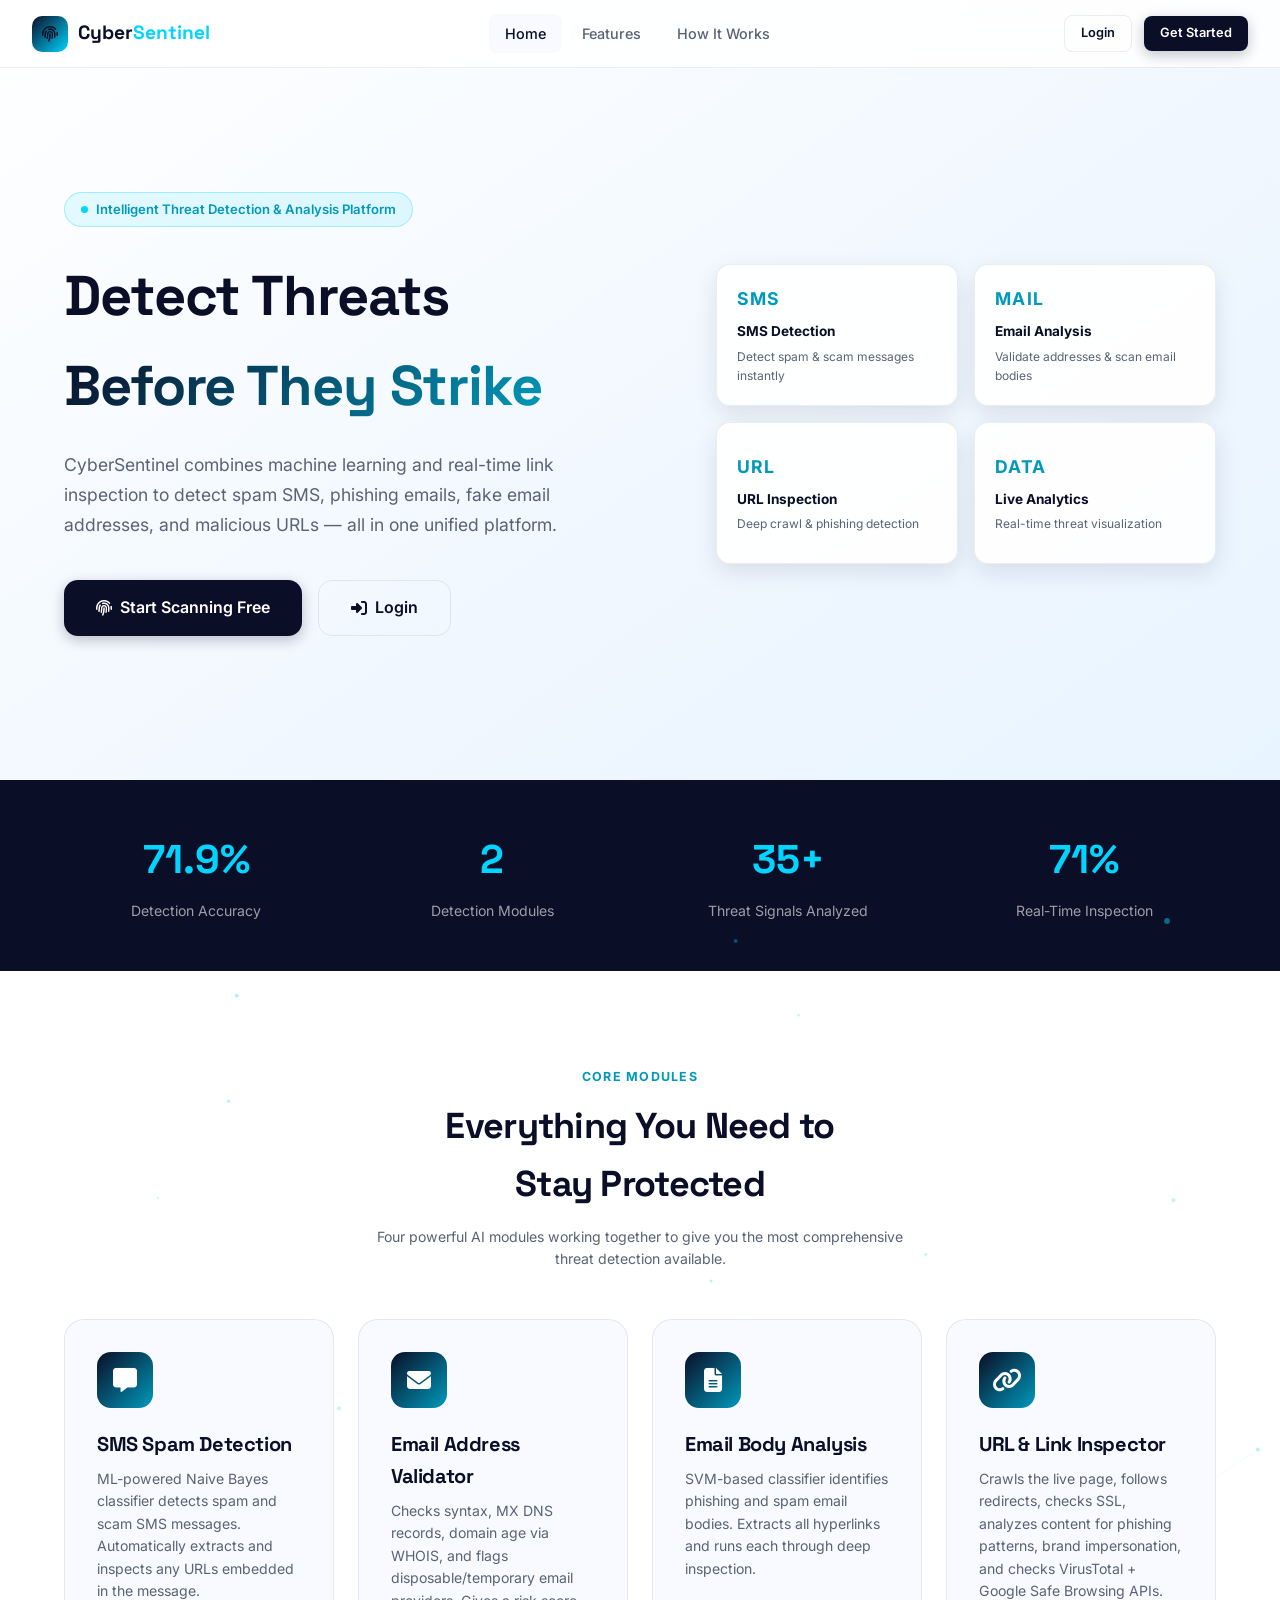
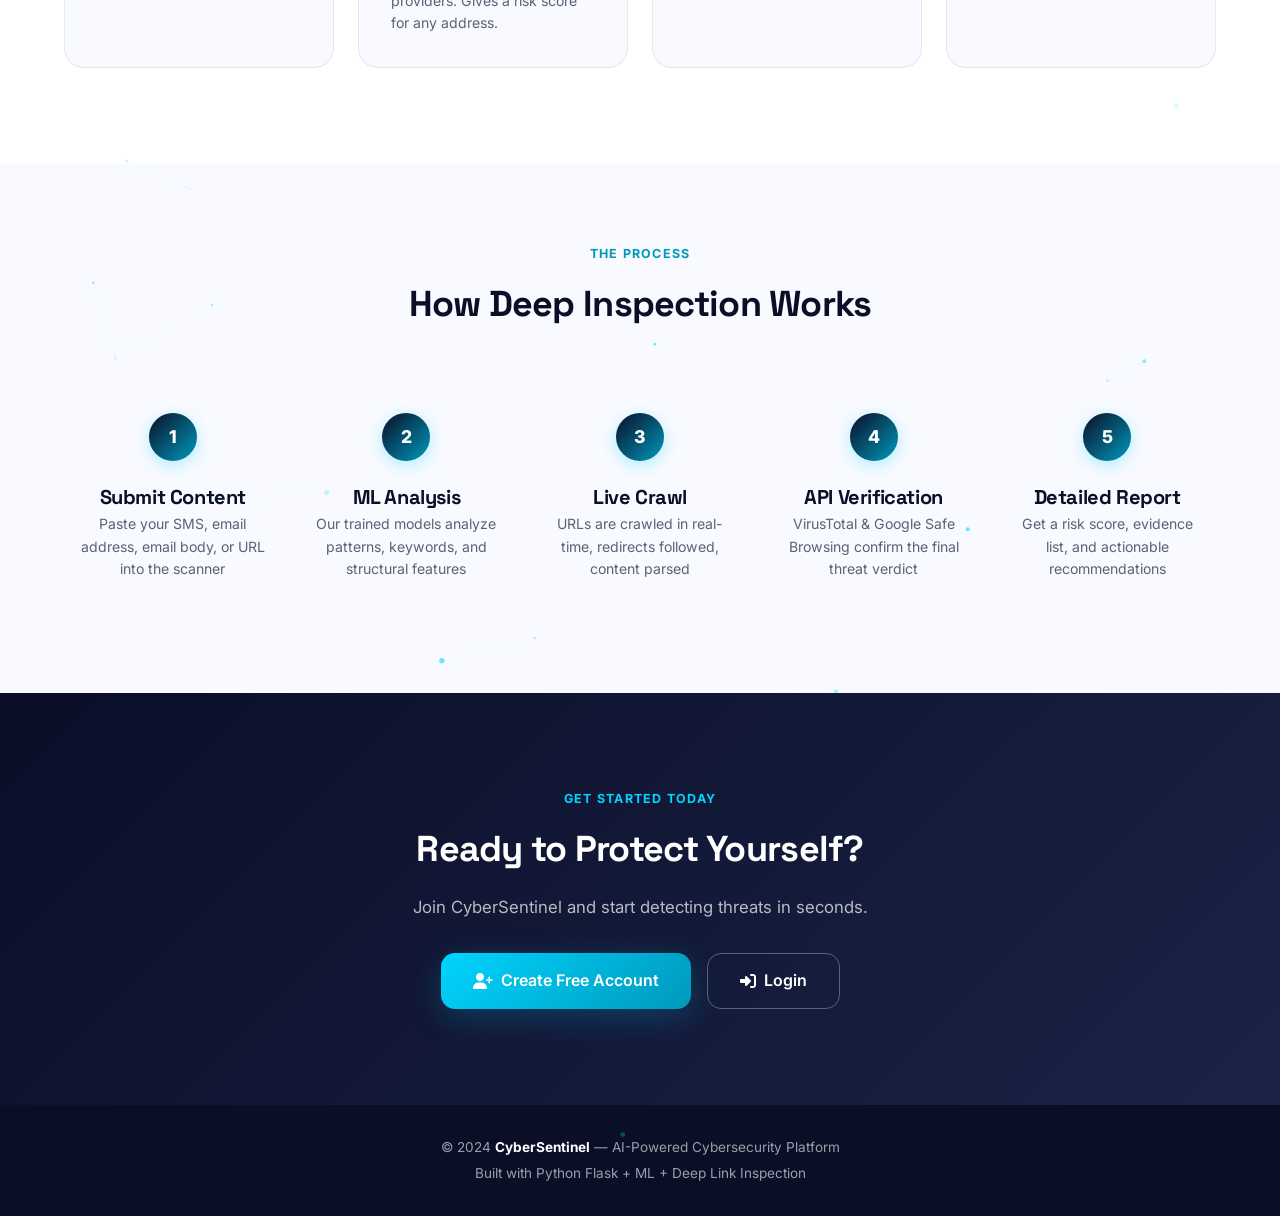
<file: frontend/index.html>
<!DOCTYPE html>
<html lang="en">
<head>
  <meta charset="UTF-8">
  <meta name="viewport" content="width=device-width, initial-scale=1.0">
  <link rel="icon" href="data:image/svg+xml,<svg xmlns=%22http://www.w3.org/2000/svg%22 viewBox=%220 0 512 512%22><path fill=%22%232b6cb0%22 d=%22M256 0c-77.9 0-149.2 32.5-201.2 88.5C21.8 123.8 0 167.3 0 214.2 0 357.6 156.4 478 243.6 507.2c7.8 2.6 17 2.6 24.8 0 87.2-29.2 243.6-149.6 243.6-293 0-46.9-21.8-90.4-54.8-125.7C405.2 32.5 333.9 0 256 0zm0 464.3c-66-26.6-192-126.3-192-250 0-33.8 15.6-65.7 40.5-91.8C145.4 80 198.8 56.6 256 56.6s110.6 23.4 151.5 65.9C432.4 148.5 448 180.4 448 214.3c0 123.7-126 223.4-192 250zM256 128c-44.1 0-80 35.9-80 80s35.9 80 80 80 80-35.9 80-80-35.9-80-80-80zm0 112c-17.6 0-32-14.4-32-32s14.4-32 32-32 32 14.4 32 32-14.4 32-32 32z%22/></svg>" type="image/svg+xml">
  <title>CyberSentinel — AI-Powered Threat Detection</title>
  <link rel="stylesheet" href="css/main.css">
  <link rel="stylesheet" href="css/index.css">
  <link rel="stylesheet" href="https://cdnjs.cloudflare.com/ajax/libs/font-awesome/6.5.0/css/all.min.css">
</head>
<body class="landing-page">

<!-- Navigation -->
<nav class="navbar" id="navbar">
  <div class="nav-logo">
    <div class="logo-icon"><i class="fas fa-fingerprint"></i></div>
    <span>Cyber<span style="color:var(--blue)">Sentinel</span></span>
  </div>
  <div class="nav-links">
    <a href="index.html" class="nav-link active">Home</a>
    <a href="#features" class="nav-link">Features</a>
    <a href="#how" class="nav-link">How It Works</a>
  </div>
  <div class="nav-actions" id="nav-actions">
    <a href="login.html" class="btn btn-outline btn-sm">Login</a>
    <a href="register.html" class="btn btn-primary btn-sm">Get Started</a>
  </div>
</nav>

<!-- Canvas for particles -->
<canvas id="particles-canvas"></canvas>

<!-- HERO -->
<section class="hero">
  <div class="container">
    <div class="hero-content">
      <div class="hero-badge">
        <span class="dot"></span>
        Intelligent Threat Detection & Analysis Platform
      </div>
      <h1>
        Detect Threats<br>
        <span class="gradient-text">Before They Strike</span>
      </h1>
      <p class="hero-sub">
        CyberSentinel combines machine learning and real-time link inspection to detect spam SMS, phishing emails, fake email addresses, and malicious URLs — all in one unified platform.
      </p>
      <div class="hero-actions">
        <a href="register.html" class="btn btn-primary btn-lg btn-ripple">
          <i class="fas fa-fingerprint"></i> Start Scanning Free
        </a>
        <a href="login.html" class="btn btn-outline btn-lg">
          <i class="fas fa-sign-in-alt"></i> Login
        </a>
      </div>
    </div>
    <div class="hero-float" aria-label="CyberSentinel detection modules">
      <div class="hero-card reveal">
        <div class="hero-card-icon">SMS</div>
        <div class="hero-card-title">SMS Detection</div>
        <div class="hero-card-desc">Detect spam & scam messages instantly</div>
      </div>
      <div class="hero-card reveal reveal-delay-1">
        <div class="hero-card-icon">MAIL</div>
        <div class="hero-card-title">Email Analysis</div>
        <div class="hero-card-desc">Validate addresses & scan email bodies</div>
      </div>
      <div class="hero-card reveal reveal-delay-2">
        <div class="hero-card-icon">URL</div>
        <div class="hero-card-title">URL Inspection</div>
        <div class="hero-card-desc">Deep crawl & phishing detection</div>
      </div>
      <div class="hero-card reveal reveal-delay-3">
        <div class="hero-card-icon">DATA</div>
        <div class="hero-card-title">Live Analytics</div>
        <div class="hero-card-desc">Real-time threat visualization</div>
      </div>
    </div>
  </div>
</section>

<!-- STATS BAR -->
<div class="stats-bar">
  <div class="container">
    <div class="stats-row">
      <div>
        <span class="num counter" data-target="99.8">0</span><span class="num">%</span>
        <span class="lbl">Detection Accuracy</span>
      </div>
      <div>
        <span class="num counter" data-target="4">0</span>
        <span class="lbl">Detection Modules</span>
      </div>
      <div>
        <span class="num counter" data-target="50">0</span><span class="num">+</span>
        <span class="lbl">Threat Signals Analyzed</span>
      </div>
      <div>
        <span class="num counter" data-target="100">0</span><span class="num">%</span>
        <span class="lbl">Real-Time Inspection</span>
      </div>
    </div>
  </div>
</div>

<!-- FEATURES -->
<section class="features" id="features">
  <div class="container">
    <div class="text-center">
      <div class="section-label">Core Modules</div>
      <h2>Everything You Need to<br>Stay Protected</h2>
      <p class="text-muted mt-2" style="max-width:560px;margin:0.75rem auto 0;">Four powerful AI modules working together to give you the most comprehensive threat detection available.</p>
    </div>
    <div class="features-grid">
      <div class="feature-card reveal">
        <div class="feature-icon"><i class="fas fa-comment-alt"></i></div>
        <h3>SMS Spam Detection</h3>
        <p class="text-muted mt-1">ML-powered Naive Bayes classifier detects spam and scam SMS messages. Automatically extracts and inspects any URLs embedded in the message.</p>
      </div>
      <div class="feature-card reveal reveal-delay-1">
        <div class="feature-icon"><i class="fas fa-envelope"></i></div>
        <h3>Email Address Validator</h3>
        <p class="text-muted mt-1">Checks syntax, MX DNS records, domain age via WHOIS, and flags disposable/temporary email providers. Gives a risk score for any address.</p>
      </div>
      <div class="feature-card reveal reveal-delay-2">
        <div class="feature-icon"><i class="fas fa-file-lines"></i></div>
        <h3>Email Body Analysis</h3>
        <p class="text-muted mt-1">SVM-based classifier identifies phishing and spam email bodies. Extracts all hyperlinks and runs each through deep inspection.</p>
      </div>
      <div class="feature-card reveal reveal-delay-3">
        <div class="feature-icon"><i class="fas fa-link"></i></div>
        <h3>URL & Link Inspector</h3>
        <p class="text-muted mt-1">Crawls the live page, follows redirects, checks SSL, analyzes content for phishing patterns, brand impersonation, and checks VirusTotal + Google Safe Browsing APIs.</p>
      </div>
    </div>
  </div>
</section>

<!-- HOW IT WORKS -->
<section class="how-it-works" id="how">
  <div class="container">
    <div class="text-center">
      <div class="section-label">The Process</div>
      <h2>How Deep Inspection Works</h2>
    </div>
    <div class="steps">
      <div class="step reveal">
        <div class="step-num">1</div>
        <h3>Submit Content</h3>
        <p class="text-muted">Paste your SMS, email address, email body, or URL into the scanner</p>
      </div>
      <div class="step reveal reveal-delay-1">
        <div class="step-num">2</div>
        <h3>ML Analysis</h3>
        <p class="text-muted">Our trained models analyze patterns, keywords, and structural features</p>
      </div>
      <div class="step reveal reveal-delay-2">
        <div class="step-num">3</div>
        <h3>Live Crawl</h3>
        <p class="text-muted">URLs are crawled in real-time, redirects followed, content parsed</p>
      </div>
      <div class="step reveal reveal-delay-3">
        <div class="step-num">4</div>
        <h3>API Verification</h3>
        <p class="text-muted">VirusTotal & Google Safe Browsing confirm the final threat verdict</p>
      </div>
      <div class="step reveal reveal-delay-4">
        <div class="step-num">5</div>
        <h3>Detailed Report</h3>
        <p class="text-muted">Get a risk score, evidence list, and actionable recommendations</p>
      </div>
    </div>
  </div>
</section>

<!-- CTA -->
<section class="cta-section">
  <div class="cta-bg"></div>
  <div class="container">
    <div class="section-label" style="color:var(--blue);">Get Started Today</div>
    <h2>Ready to Protect Yourself?</h2>
    <p>Join CyberSentinel and start detecting threats in seconds.</p>
    <div style="display:flex;gap:1rem;justify-content:center;flex-wrap:wrap;">
      <a href="register.html" class="btn btn-blue btn-lg btn-ripple">
        <i class="fas fa-user-plus"></i> Create Free Account
      </a>
      <a href="login.html" class="btn btn-outline btn-lg" style="border-color:rgba(255,255,255,0.3);color:#fff;">
        <i class="fas fa-sign-in-alt"></i> Login
      </a>
    </div>
  </div>
</section>

<!-- Footer -->
<footer>
  <div class="container">
    <p>© 2024 <strong>CyberSentinel</strong> — AI-Powered Cybersecurity Platform</p>
    <p style="margin-top:4px;">Built with Python Flask + ML + Deep Link Inspection</p>
  </div>
</footer>

<!-- Toast Container -->
<div id="toast-container"></div>

<script src="js/auth.js"></script>
<script src="js/animations.js"></script>
<script src="js/index.js"></script>
</body>
</html>
</file>
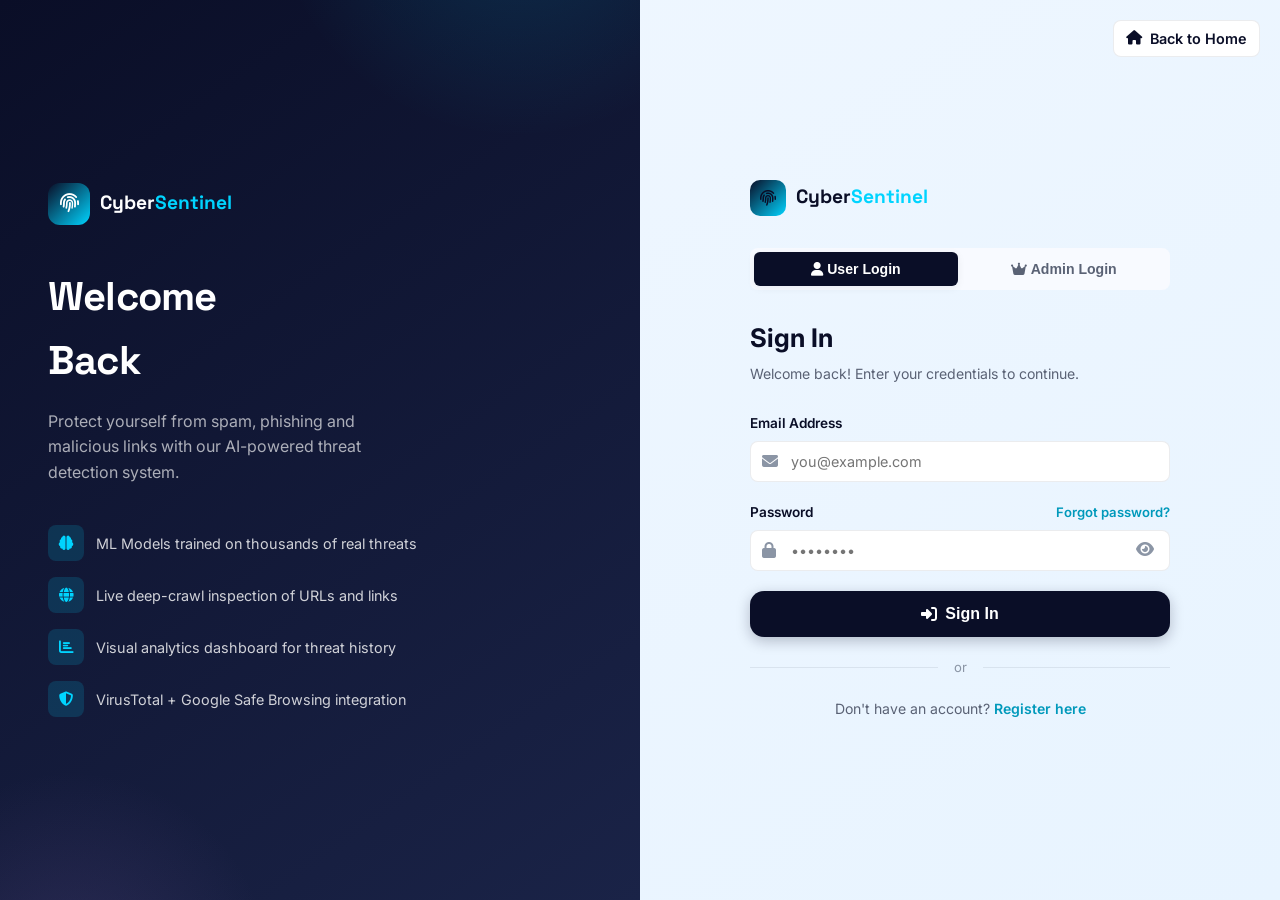
<file: frontend/history.html>
<!DOCTYPE html>
<html lang="en">
<head>
  <meta charset="UTF-8">
  <meta name="viewport" content="width=device-width, initial-scale=1.0">
  <link rel="icon" href="data:image/svg+xml,<svg xmlns=%22http://www.w3.org/2000/svg%22 viewBox=%220 0 512 512%22><path fill=%22%232b6cb0%22 d=%22M256 0c-77.9 0-149.2 32.5-201.2 88.5C21.8 123.8 0 167.3 0 214.2 0 357.6 156.4 478 243.6 507.2c7.8 2.6 17 2.6 24.8 0 87.2-29.2 243.6-149.6 243.6-293 0-46.9-21.8-90.4-54.8-125.7C405.2 32.5 333.9 0 256 0zm0 464.3c-66-26.6-192-126.3-192-250 0-33.8 15.6-65.7 40.5-91.8C145.4 80 198.8 56.6 256 56.6s110.6 23.4 151.5 65.9C432.4 148.5 448 180.4 448 214.3c0 123.7-126 223.4-192 250zM256 128c-44.1 0-80 35.9-80 80s35.9 80 80 80 80-35.9 80-80-35.9-80-80-80zm0 112c-17.6 0-32-14.4-32-32s14.4-32 32-32 32 14.4 32 32-14.4 32-32 32z%22/></svg>" type="image/svg+xml">
  <title>Scan History — CyberSentinel</title>
  <link rel="stylesheet" href="css/main.css">
  <link rel="stylesheet" href="css/dashboard.css">
  <link rel="stylesheet" href="css/history.css">
  <link rel="stylesheet" href="css/user-responsive.css">
  <link rel="stylesheet" href="https://cdnjs.cloudflare.com/ajax/libs/font-awesome/6.5.0/css/all.min.css">
</head>
<body>

<!-- Navbar -->
<nav class="navbar" id="navbar">
  <div class="nav-logo">
    <div class="logo-icon"><i class="fas fa-fingerprint"></i></div>
    <span>Cyber<span style="color:var(--blue)">Sentinel</span></span>
  </div>
  <div class="nav-links">
    <a href="dashboard.html" class="nav-link">Dashboard</a>
    <a href="scan.html" class="nav-link">Scanner</a>
    <a href="history.html" class="nav-link active">History</a>
  </div>
  <div class="nav-actions">
    <span id="user-name-nav" class="text-muted history-user-name"></span>
    <a href="scan.html" class="btn btn-primary btn-sm"><i class="fas fa-search"></i> New Scan</a>
  </div>
</nav>

<div class="container pt-nav history-content">
  <div class="history-heading">
    <h1>Scan History</h1>
    <p class="text-muted">All your past threat detection results in one place.</p>
  </div>

  <!-- Filters -->
  <div class="filter-bar">
    <div class="search-wrap">
      <i class="fas fa-search si"></i>
      <input type="text" id="search-input" placeholder="Search by content, verdict..." oninput="filterScans()">
    </div>
    
    <div class="filter-group-pills">
      <button class="filter-btn active" data-filter="all" onclick="setFilter('all',this)">All</button>
      <button class="filter-btn" data-filter="sms" onclick="setFilter('sms',this)">SMS</button>
      <button class="filter-btn" data-filter="email_address" onclick="setFilter('email_address',this)">Email Addr</button>
      <button class="filter-btn" data-filter="email_comprehensive" onclick="setFilter('email_comprehensive',this)">Email Body</button>
      <button class="filter-btn" data-filter="url" onclick="setFilter('url',this)">URL</button>
      <button class="filter-btn threat-filter" data-filter="threats" onclick="setFilter('threats',this)">Threats Only</button>
    </div>

    <form id="dateFilterForm" onsubmit="event.preventDefault(); loadHistory();" class="date-filter-group">
      <span class="filter-label">From:</span>
      <input type="date" id="startDate" class="date-picker-input">
      <span class="filter-label">To:</span>
      <input type="date" id="endDate" class="date-picker-input">
      <button type="submit" class="btn btn-sm btn-primary" style="padding: 6px 12px; border-radius: 8px; font-size: 0.82rem; font-weight: 600;"><i class="fas fa-filter"></i> Filter</button>
      <button type="button" onclick="downloadCSV()" class="btn btn-sm btn-download-csv" title="Download currently filtered results as CSV">
        <i class="fas fa-download"></i> Download CSV
      </button>
    </form>
  </div>

  <!-- Table -->
  <div class="chart-card">
    <div class="table-wrap" id="history-table">
      <div class="empty-state"><div class="history-loading-spinner" aria-hidden="true"></div><p>Loading history...</p></div>
    </div>
    <div id="user-scans-pagination" class="admin-pagination"></div><div id="no-results" class="empty-state hidden">
      <div class="empty-icon"><i class="fas fa-magnifying-glass"></i></div>
      <p>No scans match your search or filter.</p>
      <a href="scan.html" class="btn btn-primary mt-2">Run a New Scan</a>
    </div>
  </div>
</div>

<div id="toast-container"></div>
<script src="js/auth.js"></script>
<script src="js/api.js"></script>
<script src="js/animations.js"></script>
<script src="js/history.js"></script>
</body>
</html>
</file>
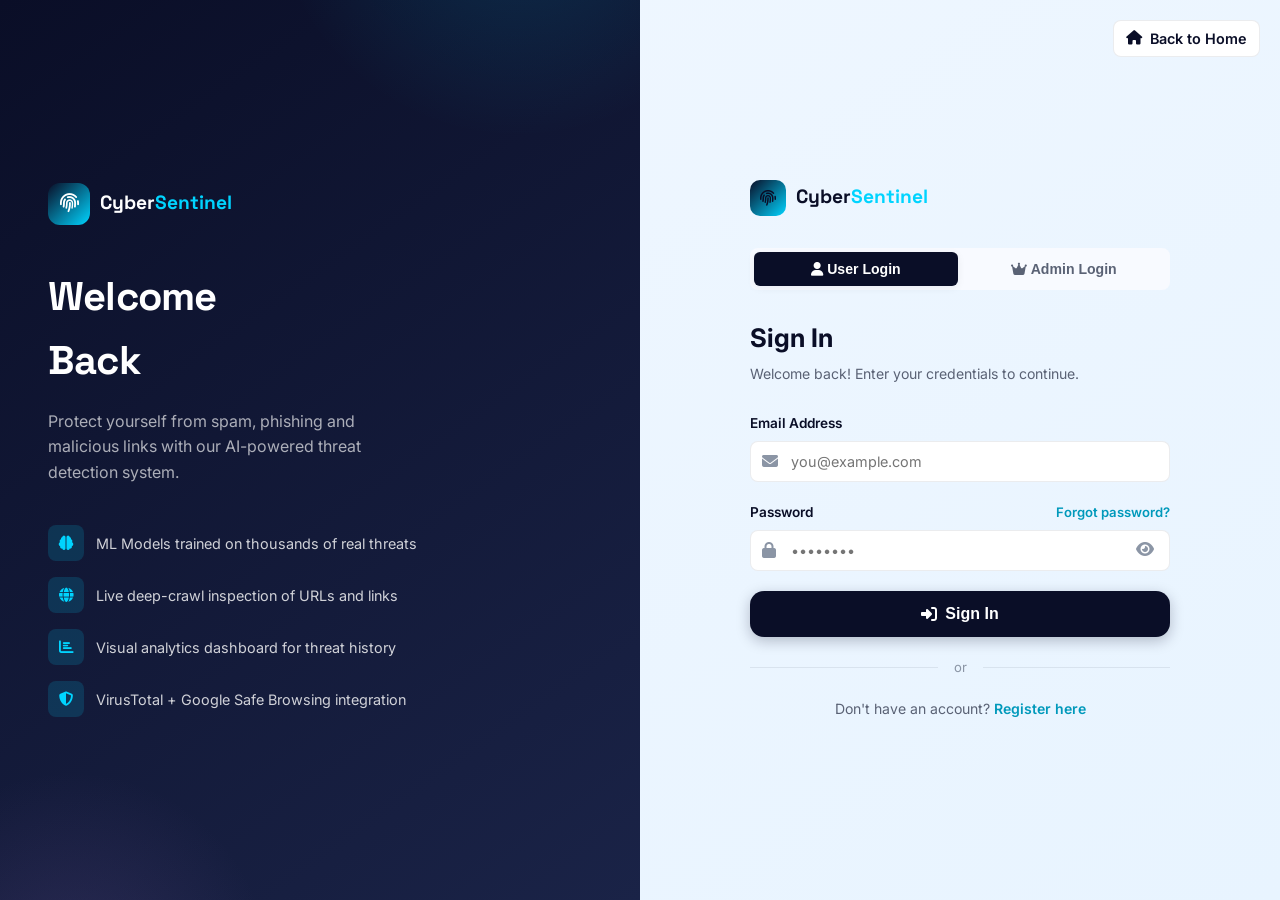
<file: frontend/login.html>
<!DOCTYPE html>
<html lang="en">

<head>
  <meta charset="UTF-8">
  <meta name="viewport" content="width=device-width, initial-scale=1.0">
  <link rel="icon" href="data:image/svg+xml,<svg xmlns=%22http://www.w3.org/2000/svg%22 viewBox=%220 0 512 512%22><path fill=%22%232b6cb0%22 d=%22M256 0c-77.9 0-149.2 32.5-201.2 88.5C21.8 123.8 0 167.3 0 214.2 0 357.6 156.4 478 243.6 507.2c7.8 2.6 17 2.6 24.8 0 87.2-29.2 243.6-149.6 243.6-293 0-46.9-21.8-90.4-54.8-125.7C405.2 32.5 333.9 0 256 0zm0 464.3c-66-26.6-192-126.3-192-250 0-33.8 15.6-65.7 40.5-91.8C145.4 80 198.8 56.6 256 56.6s110.6 23.4 151.5 65.9C432.4 148.5 448 180.4 448 214.3c0 123.7-126 223.4-192 250zM256 128c-44.1 0-80 35.9-80 80s35.9 80 80 80 80-35.9 80-80-35.9-80-80-80zm0 112c-17.6 0-32-14.4-32-32s14.4-32 32-32 32 14.4 32 32-14.4 32-32 32z%22/></svg>" type="image/svg+xml">
  <title>Login — CyberSentinel</title>
  <link rel="stylesheet" href="css/main.css">
  <link rel="stylesheet" href="css/login.css">
  <link rel="stylesheet" href="https://cdnjs.cloudflare.com/ajax/libs/font-awesome/6.5.0/css/all.min.css">
</head>

<body>
  <a href="index.html" class="btn btn-outline" style="position: absolute; top: 20px; right: 20px; z-index: 1000; border-radius: 8px; font-weight: 600; padding: 6px 12px; background: white;"><i class="fas fa-home"></i> Back to Home</a>

  <div class="login-wrapper">
    <!-- Left Panel -->
    <div class="login-left">
      <div class="login-left-content">
        <div class="login-brand">
          <div class="logo-icon">
            <i class="fas fa-fingerprint"></i></div>
          <span class="login-brand-name">Cyber<span class="login-brand-accent">Sentinel</span></span>
        </div>
        <h1>Welcome<br>Back</h1>
        <p>Protect yourself from spam, phishing and malicious links with our AI-powered threat detection system.</p>
        <ul class="feature-list">
          <li>
            <div class="icon"><i class="fas fa-brain"></i></div><span>ML Models trained on thousands of real
              threats</span>
          </li>
          <li>
            <div class="icon"><i class="fas fa-globe"></i></div><span>Live deep-crawl inspection of URLs and
              links</span>
          </li>
          <li>
            <div class="icon"><i class="fas fa-chart-bar"></i></div><span>Visual analytics dashboard for threat
              history</span>
          </li>
          <li>
            <div class="icon"><i class="fas fa-shield-alt"></i></div><span>VirusTotal + Google Safe Browsing
              integration</span>
          </li>
        </ul>
      </div>
    </div>

    <!-- Right Panel -->
    <div class="login-right">
      <div class="login-box">
        <div class="logo-row">
          <div class="logo-icon"><i class="fas fa-fingerprint"></i></div>
          <span>Cyber<span class="login-brand-accent">Sentinel</span></span>
        </div>

        <!-- Tab Switcher -->
        <div class="tab-switcher">
          <button class="tab-btn active" id="tab-user" onclick="switchTab('user')">
            <i class="fas fa-user"></i> User Login
          </button>
          <button class="tab-btn" id="tab-admin" onclick="switchTab('admin')">
            <i class="fas fa-crown"></i> Admin Login
          </button>
        </div>

        <div id="user-form-area">
          <div class="login-title">Sign In</div>
          <div class="login-sub">Welcome back! Enter your credentials to continue.</div>
        </div>
        <div id="admin-form-area" class="hidden">
          <div class="admin-badge"><i class="fas fa-crown"></i> Admin Access</div>
          <div class="login-title">Admin Login</div>
          <div class="login-sub">Restricted access. Admin credentials required.</div>
        </div>

        <div id="alert-area"></div>

        <form id="login-form" novalidate>
          <div class="form-group">
            <label class="form-label">Email Address</label>
            <div class="input-icon-wrap">
              <i class="input-icon fas fa-envelope"></i>
              <input type="email" class="form-input" id="email" placeholder="you@example.com" required
                autocomplete="email">
            </div>
            <div class="form-error hidden" id="email-err">Please enter a valid email</div>
          </div>

          <div class="form-group">
            <label class="form-label">
              Password
              <a href="#" class="forgot-link" id="forgot-link">Forgot password?</a>
            </label>
            <div class="input-icon-wrap password-input-wrap">
              <i class="input-icon fas fa-lock"></i>
              <input type="password" class="form-input" id="password" placeholder="••••••••" required
                autocomplete="current-password">
              <span class="pw-toggle" onclick="togglePw()"><i class="fas fa-eye" id="pw-eye"></i></span>
            </div>
            <div class="form-error hidden" id="pw-err">Password is required</div>
          </div>

          <button type="submit" class="btn btn-primary btn-block btn-lg btn-ripple" id="login-btn">
            <i class="fas fa-sign-in-alt"></i>
            <span id="btn-label">Sign In</span>
          </button>
        </form>

        <form id="reset-form" class="reset-panel hidden" novalidate>
          <div class="login-title">Reset Password</div>
          <div class="login-sub">Enter your account email and choose a new password.</div>
          <div class="form-group">
            <label class="form-label" for="reset-email">Email Address</label>
            <input type="email" class="form-input" id="reset-email" autocomplete="email" required>
          </div>
          <div class="form-group">
            <label class="form-label" for="new-password">New Password</label>
            <input type="password" class="form-input" id="new-password" autocomplete="new-password" required>
          </div>
          <div class="form-group">
            <label class="form-label" for="confirm-password">Confirm New Password</label>
            <input type="password" class="form-input" id="confirm-password" autocomplete="new-password" required>
          </div>
          <button type="submit" class="btn btn-primary btn-block" id="reset-btn">
            <i class="fas fa-key"></i> Reset Password
          </button>
          <button type="button" class="back-to-login" id="back-to-login">Back to sign in</button>
        </form>

        <div class="divider-or">or</div>

        <p class="login-register-copy">
          Don't have an account?
          <a href="register.html" class="login-register-link">Register here</a>
        </p>
      </div>
    </div>
  </div>

  <div id="toast-container"></div>
  <script src="js/auth.js"></script>
  <script src="js/api.js"></script>
  <script src="js/animations.js"></script>
  <script src="js/login.js"></script>
</body>

</html>
</file>
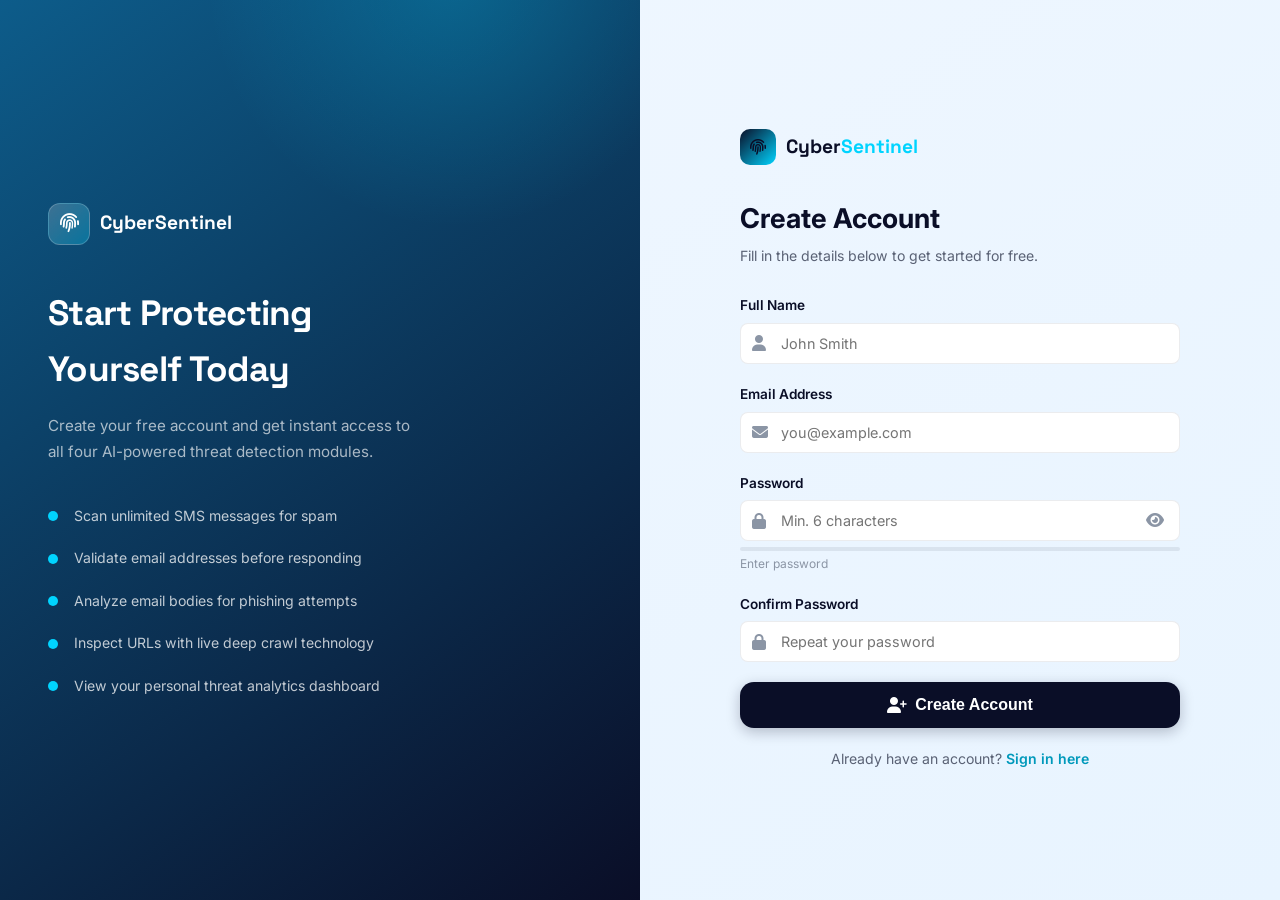
<file: frontend/register.html>
<!DOCTYPE html>
<html lang="en">
<head>
  <meta charset="UTF-8">
  <meta name="viewport" content="width=device-width, initial-scale=1.0">
  <link rel="icon" href="data:image/svg+xml,<svg xmlns=%22http://www.w3.org/2000/svg%22 viewBox=%220 0 512 512%22><path fill=%22%232b6cb0%22 d=%22M256 0c-77.9 0-149.2 32.5-201.2 88.5C21.8 123.8 0 167.3 0 214.2 0 357.6 156.4 478 243.6 507.2c7.8 2.6 17 2.6 24.8 0 87.2-29.2 243.6-149.6 243.6-293 0-46.9-21.8-90.4-54.8-125.7C405.2 32.5 333.9 0 256 0zm0 464.3c-66-26.6-192-126.3-192-250 0-33.8 15.6-65.7 40.5-91.8C145.4 80 198.8 56.6 256 56.6s110.6 23.4 151.5 65.9C432.4 148.5 448 180.4 448 214.3c0 123.7-126 223.4-192 250zM256 128c-44.1 0-80 35.9-80 80s35.9 80 80 80 80-35.9 80-80-35.9-80-80-80zm0 112c-17.6 0-32-14.4-32-32s14.4-32 32-32 32 14.4 32 32-14.4 32-32 32z%22/></svg>" type="image/svg+xml">
  <title>Register — CyberSentinel</title>
  <link rel="stylesheet" href="css/main.css">
  <link rel="stylesheet" href="css/login.css">
  <link rel="stylesheet" href="css/register.css">
  <link rel="stylesheet" href="https://cdnjs.cloudflare.com/ajax/libs/font-awesome/6.5.0/css/all.min.css">
</head>
<body>
<div class="reg-wrapper">
  <!-- Left -->
  <div class="reg-left">
    <div class="reg-left-content">
      <div class="reg-brand">
        <div class="reg-brand-icon"><i class="fas fa-fingerprint"></i></div>
        <span class="reg-brand-name">CyberSentinel</span>
      </div>
      <h1>Start Protecting<br>Yourself Today</h1>
      <p class="reg-left-description">Create your free account and get instant access to all four AI-powered threat detection modules.</p>
      <div class="step-guide">
        <div class="sg-item"><div class="sg-dot"></div><div class="sg-text">Scan unlimited SMS messages for spam</div></div>
        <div class="sg-item"><div class="sg-dot"></div><div class="sg-text">Validate email addresses before responding</div></div>
        <div class="sg-item"><div class="sg-dot"></div><div class="sg-text">Analyze email bodies for phishing attempts</div></div>
        <div class="sg-item"><div class="sg-dot"></div><div class="sg-text">Inspect URLs with live deep crawl technology</div></div>
        <div class="sg-item"><div class="sg-dot"></div><div class="sg-text">View your personal threat analytics dashboard</div></div>
      </div>
    </div>
  </div>

  <!-- Right -->
  <div class="reg-right">
    <div class="reg-box">
      <div class="logo-row">
        <div class="logo-icon"><i class="fas fa-fingerprint"></i></div>
        <span>Cyber<span class="login-brand-accent">Sentinel</span></span>
      </div>
      <div class="reg-title">Create Account</div>
      <div class="reg-sub">Fill in the details below to get started for free.</div>

      <div id="alert-area"></div>

      <form id="reg-form" novalidate>
        <div class="form-group">
          <label class="form-label">Full Name</label>
          <div class="input-icon-wrap">
            <i class="input-icon fas fa-user"></i>
            <input type="text" class="form-input" id="name" placeholder="John Smith" required>
          </div>
        </div>
        <div class="form-group">
          <label class="form-label">Email Address</label>
          <div class="input-icon-wrap">
            <i class="input-icon fas fa-envelope"></i>
            <input type="email" class="form-input" id="email" placeholder="you@example.com" required>
          </div>
        </div>
        <div class="form-group">
          <label class="form-label">Password</label>
          <div class="input-icon-wrap reg-password-wrap">
            <i class="input-icon fas fa-lock"></i>
            <input type="password" class="form-input" id="password" placeholder="Min. 6 characters" required oninput="checkStrength(this.value)">
            <span class="pw-toggle" onclick="togglePw()"><i class="fas fa-eye" id="pw-eye"></i></span>
          </div>
          <div class="pw-strength"><div class="pw-strength-bar" id="pw-bar"></div></div>
          <div class="strength-label" id="pw-label">Enter password</div>
        </div>
        <div class="form-group">
          <label class="form-label">Confirm Password</label>
          <div class="input-icon-wrap">
            <i class="input-icon fas fa-lock"></i>
            <input type="password" class="form-input" id="confirm-pw" placeholder="Repeat your password" required>
          </div>
        </div>

        <button type="submit" class="btn btn-primary btn-block btn-lg btn-ripple" id="reg-btn">
          <i class="fas fa-user-plus"></i> Create Account
        </button>
      </form>

      <p class="reg-account-copy">
        Already have an account?
        <a href="login.html" class="reg-account-link">Sign in here</a>
      </p>
    </div>
  </div>
</div>

<div id="toast-container"></div>
<script src="js/auth.js"></script>
<script src="js/api.js"></script>
<script src="js/animations.js"></script>
<script src="js/register.js"></script>
</body>
</html>
</file>
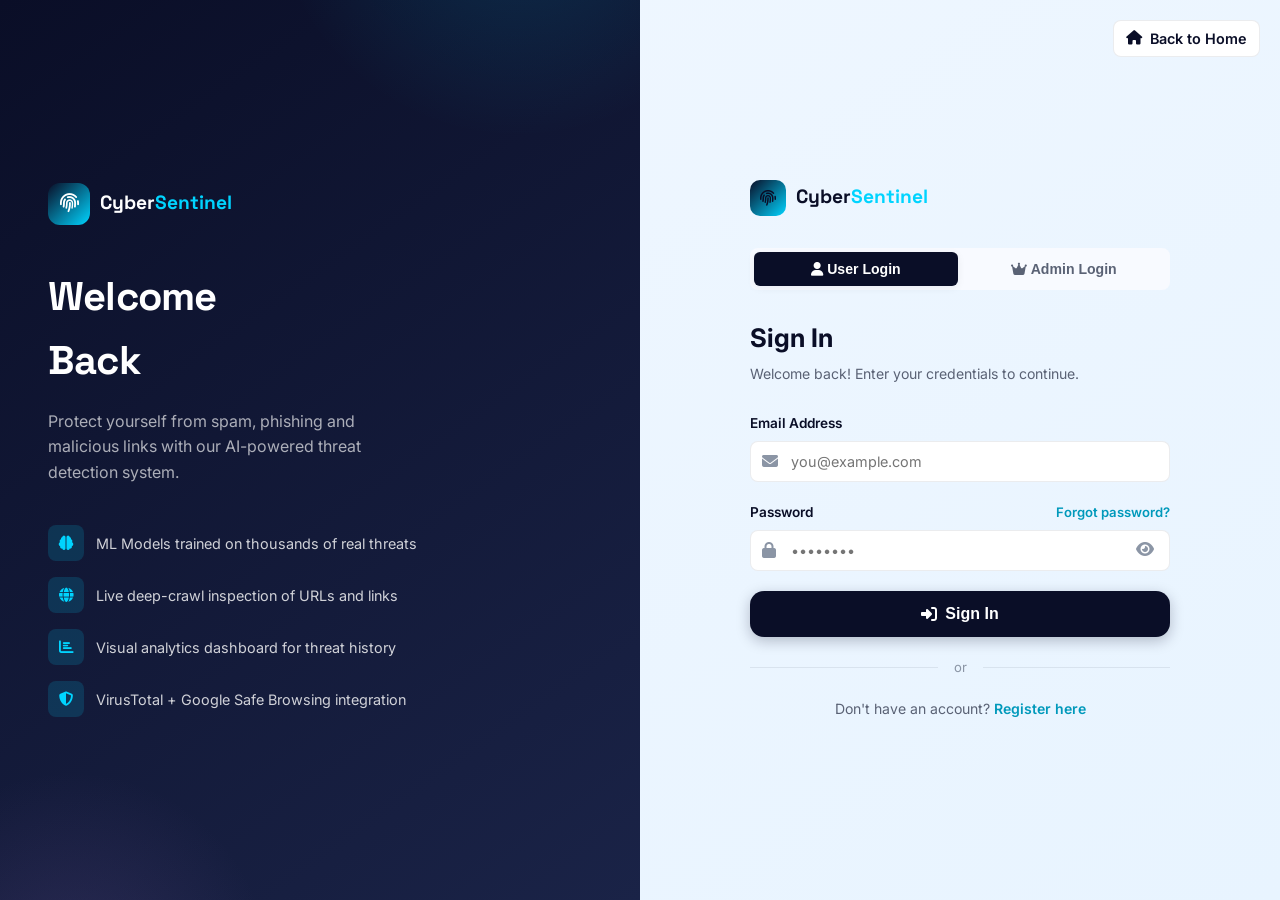
<file: frontend/scan.html>
<!DOCTYPE html>
<html lang="en">

<head>
  <meta charset="UTF-8">
  <meta name="viewport" content="width=device-width, initial-scale=1.0">
  <link rel="icon" href="data:image/svg+xml,<svg xmlns=%22http://www.w3.org/2000/svg%22 viewBox=%220 0 512 512%22><path fill=%22%232b6cb0%22 d=%22M256 0c-77.9 0-149.2 32.5-201.2 88.5C21.8 123.8 0 167.3 0 214.2 0 357.6 156.4 478 243.6 507.2c7.8 2.6 17 2.6 24.8 0 87.2-29.2 243.6-149.6 243.6-293 0-46.9-21.8-90.4-54.8-125.7C405.2 32.5 333.9 0 256 0zm0 464.3c-66-26.6-192-126.3-192-250 0-33.8 15.6-65.7 40.5-91.8C145.4 80 198.8 56.6 256 56.6s110.6 23.4 151.5 65.9C432.4 148.5 448 180.4 448 214.3c0 123.7-126 223.4-192 250zM256 128c-44.1 0-80 35.9-80 80s35.9 80 80 80 80-35.9 80-80-35.9-80-80-80zm0 112c-17.6 0-32-14.4-32-32s14.4-32 32-32 32 14.4 32 32-14.4 32-32 32z%22/></svg>" type="image/svg+xml">
  <title>Threat Scanner — CyberSentinel</title>
  <link rel="stylesheet" href="css/main.css">
  <link rel="stylesheet" href="css/scan.css">
  <link rel="stylesheet" href="css/user-responsive.css">
  <link rel="stylesheet" href="https://cdnjs.cloudflare.com/ajax/libs/font-awesome/6.5.0/css/all.min.css">
</head>

<body>

  <!-- Navigation -->
  <nav class="navbar" id="navbar">
    <div class="nav-logo">
      <div class="logo-icon"><i class="fas fa-fingerprint"></i></div>
      <span>Cyber<span style="color:var(--blue)">Sentinel</span></span>
    </div>
    <div class="nav-links">
      <a href="dashboard.html" class="nav-link">Dashboard</a>
      <a href="scan.html" class="nav-link active">Scanner</a>
      <a href="history.html" class="nav-link">History</a>
    </div>
    <div class="nav-actions">
      <span id="user-name-nav" class="text-muted" style="font-size:0.85rem;"></span>
      <button class="btn btn-outline btn-sm" onclick="logout()"><i class="fas fa-sign-out-alt"></i> Logout</button>
    </div>
  </nav>

  <!-- Loading Overlay -->
  <div id="scan-loading" class="scan-loading-overlay hidden">
    <div class="scan-ring">
      <div class="scan-line"></div>
    </div>
    <div class="scan-loading-text" id="scan-loading-title">Analyzing...</div>
    <div class="scan-step-list" id="scan-steps">
      <div class="scan-step" id="step-1"><span class="step-dot"></span> Running ML analysis</div>
      <div class="scan-step" id="step-2"><span class="step-dot"></span> Extracting URLs</div>
      <div class="scan-step" id="step-3"><span class="step-dot"></span> Deep link inspection</div>
      <div class="scan-step" id="step-4"><span class="step-dot"></span> Checking VirusTotal</div>
      <div class="scan-step" id="step-5"><span class="step-dot"></span> Generating report</div>
    </div>
  </div>

  <div class="container pt-nav" style="padding-top:90px;">
    <div style="padding:1.5rem 0 1rem;">
      <h1 style="font-size:1.75rem;">Threat Scanner</h1>
      <p class="text-muted">Select a scan type and submit your content for AI-powered analysis.</p>
    </div>

    <div class="scan-layout">
      <!-- Sidebar -->
      <div class="scan-sidebar">
        <h3>Scan Type</h3>
        <button class="scan-nav-item active" onclick="switchPanel('sms')" id="nav-sms">
          <span class="icon"><i class="fas fa-comment-alt"></i></span> SMS Scanner
        </button>
        <button class="scan-nav-item" onclick="switchPanel('email-address')" id="nav-email-address">
          <span class="icon"><i class="fas fa-envelope"></i></span> Email Address
        </button>
        <button class="scan-nav-item" onclick="switchPanel('email-comprehensive')" id="nav-email-comprehensive">
          <span class="icon"><i class="fas fa-layer-group"></i></span> Comprehensive Email
        </button>
        <button class="scan-nav-item" onclick="switchPanel('url')" id="nav-url">
          <span class="icon"><i class="fas fa-link"></i></span> URL / Link
        </button>

        <div class="section-divider" style="margin:1rem 0;"></div>
        <h3>Quick Links</h3>
        <a href="dashboard.html" class="scan-nav-item" style="text-decoration:none;">
          <span class="icon"><i class="fas fa-chart-bar"></i></span> Dashboard
        </a>
        <a href="history.html" class="scan-nav-item" style="text-decoration:none;">
          <span class="icon"><i class="fas fa-history"></i></span> History
        </a>
      </div>

      <!-- Main Area -->
      <div class="scan-main">

        <!-- ── SMS PANEL ── -->
        <div class="scan-panel active" id="panel-sms">
          <div class="panel-header">
            <h2><i class="fas fa-comment-alt"></i> SMS Spam Detection</h2>
            <p>Paste the SMS text below. Our ML model will classify it and inspect any embedded links in real-time.</p>
          </div>
          <div class="scan-card">
            <div class="form-group">
              <label class="form-label">SMS Message Text</label>
              <textarea class="form-textarea" id="sms-input"
                placeholder="Paste the SMS message here e.g. 'WINNER!! You have won a £1000 prize. Call 09061701461 to claim...'"
                style="min-height:140px;"></textarea>
            </div>
            <div class="toggle-row">
              <div class="toggle-label">
                Deep Link Inspection
                <small>Crawl any URLs found in the SMS</small>
              </div>
              <label class="toggle-switch">
                <input type="checkbox" id="sms-inspect" checked>
                <span class="toggle-track"></span>
              </label>
            </div>
            <button class="btn btn-primary btn-block btn-lg btn-ripple scan-btn" onclick="runScan('sms')">
              <i class="fas fa-search"></i> Analyze SMS
            </button>
          </div>
          <div id="result-sms" class="hidden"></div>
        </div>

        <!-- ── EMAIL ADDRESS PANEL ── -->
        <div class="scan-panel" id="panel-email-address">
          <div class="panel-header">
            <h2><i class="fas fa-envelope"></i> Email Address Validation</h2>
            <p>Check if an email address is valid, real, or potentially fake. We verify syntax, DNS MX records, domain
              age and disposable email detection.</p>
          </div>
          <div class="scan-card">
            <div class="form-group">
              <label class="form-label">Email Address</label>
              <div class="input-icon-wrap">
                <i class="input-icon fas fa-envelope"></i>
                <input type="email" class="form-input" id="email-addr-input" placeholder="suspicious@example.com"
                  style="font-size:1rem;">
              </div>
            </div>
            
            <!-- Added LLM Toggle Row Matching SMS Style -->
            <div class="toggle-row">
              <div class="toggle-label">
                AI Deep Verification
                <small>Use Gemini LLM for real-world domain authenticity analysis</small>
              </div>
              <label class="toggle-switch">
                <input type="checkbox" id="email-addr-llm" checked>
                <span class="toggle-track"></span>
              </label>
            </div>

            <button class="btn btn-primary btn-block btn-lg btn-ripple scan-btn" onclick="runScan('email-address')">
              <i class="fas fa-search"></i> Validate Email Address
            </button>
          </div>
          <div id="result-email-address" class="hidden"></div>
        </div>

        <!-- ── COMPREHENSIVE EMAIL PANEL ── -->
        <div class="scan-panel" id="panel-email-comprehensive">
          <div class="panel-header">
            <h2><i class="fas fa-layer-group"></i> Comprehensive Email Phishing Scan</h2>
            <p>Provide the sender address, subject, and body content together. Our ML model evaluates all features
              simultaneously with full confidence and probability metrics.</p>
          </div>
          <div class="scan-card">
            <div class="form-group">
              <label class="form-label">Sender Email / Address</label>
              <input type="text" class="form-input" id="comprehensive-sender"
                placeholder="e.g. support@secure-update.com" style="margin-bottom: 1rem;">

              <label class="form-label">Email Subject</label>
              <input type="text" class="form-input" id="comprehensive-subject"
                placeholder="e.g. Action Required: Update Your Account Information" style="margin-bottom: 1rem;">

              <label class="form-label">Email Body Content</label>
              <textarea class="form-textarea" id="comprehensive-body"
                placeholder="Paste full email body content here..." style="min-height:140px;"></textarea>
            </div>

            <!-- Added LLM Toggle Row Matching SMS Style -->
            <div class="toggle-row">
              <div class="toggle-label">
                AI Deep Verification
                <small>Use Gemini LLM for real-world domain authenticity analysis</small>
              </div>
              <label class="toggle-switch">
                <input type="checkbox" id="email-comprehensive-llm" checked>
                <span class="toggle-track"></span>
              </label>
            </div>

            <button class="btn btn-primary btn-block btn-lg btn-ripple scan-btn" onclick="runScan('email-comprehensive')">
              <i class="fas fa-search"></i> Run Comprehensive Scan
            </button>
          </div>
          <div id="result-email-comprehensive" class="hidden"></div>
        </div>

        <!-- ── URL PANEL ── -->
        <div class="scan-panel" id="panel-url">
          <div class="panel-header">
            <h2><i class="fas fa-link"></i> URL / Link Inspector</h2>
            <p>Enter any URL for comprehensive analysis: ML phishing detection, live crawl, SSL check, redirect
              analysis, content inspection, VirusTotal & Google Safe Browsing.</p>
          </div>
          <div class="scan-card">
            <div class="form-group">
              <label class="form-label">URL to Inspect</label>
              <div class="input-icon-wrap">
                <i class="input-icon fas fa-globe"></i>
                <input type="url" class="form-input" id="url-input"
                  placeholder="https://suspicious-site.com/login?verify=true" style="font-size:0.95rem;">
              </div>
            </div>
            <div class="toggle-row">
              <div class="toggle-label">
                Deep Crawl (Recommended)
                <small>Visit the URL, follow redirects, inspect live content</small>
              </div>
              <label class="toggle-switch">
                <input type="checkbox" id="url-inspect" checked>
                <span class="toggle-track"></span>
              </label>
            </div>
            <button class="btn btn-primary btn-block btn-lg btn-ripple scan-btn" onclick="runScan('url')">
              <i class="fas fa-search"></i> Inspect URL
            </button>
          </div>
          <div id="result-url" class="hidden"></div>
        </div>

      </div><!-- /scan-main -->
    </div><!-- /scan-layout -->
  </div>

  <div id="toast-container"></div>
  <script src="js/auth.js"></script>
  <script src="js/api.js"></script>
  <script src="js/animations.js"></script>
  <script src="js/scan.js"></script>

  <script>
    const token = sessionStorage.getItem('Utoken');
    if (!token) {
      window.location.href = 'login.html';
    }

  </script>
</body>

</html>
</file>
<file: frontend/css/main.css>
/* ===================================================
   CyberSentinel Pro — Global CSS + Animations
   =================================================== */

@import url('https://fonts.googleapis.com/css2?family=Inter:wght@300;400;500;600;700;800&family=Space+Grotesk:wght@400;500;600;700&display=swap');

/* ── CSS Variables ── */
:root {
  --bg: #ffffff;
  --bg-card: #f8faff;
  --bg-dark: #0A0E27;
  --navy: #0A0E27;
  --navy-light: #141830;
  --blue: #00D4FF;
  --blue-dark: #0099BB;
  --blue-glow: rgba(0, 212, 255, 0.25);
  --purple: #7B5EA7;
  --danger: #FF4757;
  --danger-glow: rgba(255, 71, 87, 0.25);
  --warning: #FFA502;
  --warning-glow: rgba(255, 165, 2, 0.25);
  --success: #2ED573;
  --success-glow: rgba(46, 213, 115, 0.25);
  --text-primary: #0A0E27;
  --text-secondary: #5A6275;
  --text-light: #8B95A5;
  --border: rgba(0, 212, 255, 0.15);
  --border-soft: rgba(10, 14, 39, 0.08);
  --shadow-sm: 0 2px 8px rgba(10, 14, 39, 0.06);
  --shadow-md: 0 8px 24px rgba(10, 14, 39, 0.1);
  --shadow-lg: 0 16px 48px rgba(10, 14, 39, 0.14);
  --shadow-blue: 0 8px 32px rgba(0, 212, 255, 0.2);
  --radius-sm: 8px;
  --radius-md: 14px;
  --radius-lg: 20px;
  --radius-xl: 28px;
  --transition: 0.3s cubic-bezier(0.4, 0, 0.2, 1);
}

/* ── Reset & Base ── */
*, *::before, *::after { box-sizing: border-box; margin: 0; padding: 0; }

html { scroll-behavior: smooth; }

body {
  font-family: 'Inter', -apple-system, BlinkMacSystemFont, sans-serif;
  background: var(--bg);
  color: var(--text-primary);
  line-height: 1.6;
  overflow-x: hidden;
  -webkit-font-smoothing: antialiased;
}

/* ── Typography ── */
h1, h2, h3, h4 { font-family: 'Space Grotesk', sans-serif; font-weight: 700; letter-spacing: -0.02em; }
h1 { font-size: clamp(2rem, 5vw, 3.5rem); }
h2 { font-size: clamp(1.5rem, 3vw, 2.25rem); }
h3 { font-size: 1.25rem; }

a { text-decoration: none; color: inherit; }

/* ── Scrollbar ── */
::-webkit-scrollbar { width: 6px; }
::-webkit-scrollbar-track { background: transparent; }
::-webkit-scrollbar-thumb { background: var(--border); border-radius: 3px; }
::-webkit-scrollbar-thumb:hover { background: var(--blue); }

/* ────────────────────────────────────────
   NAVIGATION
──────────────────────────────────────── */
.navbar {
  position: fixed;
  top: 0; left: 0; right: 0;
  z-index: 1000;
  padding: 0 2rem;
  height: 68px;
  display: flex;
  align-items: center;
  justify-content: space-between;
  background: rgba(255, 255, 255, 0.85);
  backdrop-filter: blur(20px);
  -webkit-backdrop-filter: blur(20px);
  border-bottom: 1px solid var(--border-soft);
  transition: box-shadow var(--transition);
}

.navbar.scrolled { box-shadow: var(--shadow-md); }

.nav-logo {
  display: flex;
  align-items: center;
  gap: 10px;
  font-family: 'Space Grotesk', sans-serif;
  font-weight: 700;
  font-size: 1.2rem;
  color: var(--navy);
}

.nav-logo .logo-icon {
  width: 36px; height: 36px;
  background: linear-gradient(135deg, var(--navy), var(--blue));
  border-radius: 10px;
  display: flex; align-items: center; justify-content: center;
  font-size: 1rem;
}

.nav-links { display: flex; align-items: center; gap: 0.25rem; }

.nav-link {
  padding: 8px 16px;
  border-radius: var(--radius-sm);
  font-size: 0.9rem;
  font-weight: 500;
  color: var(--text-secondary);
  transition: all var(--transition);
}

.nav-link:hover, .nav-link.active {
  color: var(--navy);
  background: var(--bg-card);
}

.nav-actions { display: flex; align-items: center; gap: 0.75rem; }

/* ────────────────────────────────────────
   BUTTONS
──────────────────────────────────────── */
.btn {
  display: inline-flex;
  align-items: center;
  gap: 8px;
  padding: 10px 22px;
  border-radius: var(--radius-sm);
  font-size: 0.9rem;
  font-weight: 600;
  cursor: pointer;
  border: none;
  transition: all var(--transition);
  position: relative;
  overflow: hidden;
  white-space: nowrap;
}

.btn::before {
  content: '';
  position: absolute;
  inset: 0;
  background: rgba(255,255,255,0.15);
  transform: translateX(-100%);
  transition: transform 0.4s ease;
}

.btn:hover::before { transform: translateX(100%); }

.btn-primary {
  background: var(--navy);
  color: #fff;
  box-shadow: 0 4px 14px rgba(10,14,39,0.25);
}
.btn-primary:hover {
  transform: translateY(-2px);
  box-shadow: 0 8px 24px rgba(10,14,39,0.3);
}

.btn-blue {
  background: linear-gradient(135deg, var(--blue), var(--blue-dark));
  color: #fff;
  box-shadow: var(--shadow-blue);
}
.btn-blue:hover {
  transform: translateY(-2px);
  box-shadow: 0 12px 36px rgba(0,212,255,0.35);
}

.btn-outline {
  background: transparent;
  color: var(--navy);
  border: 1.5px solid var(--border-soft);
}
.btn-outline:hover {
  border-color: var(--blue);
  color: var(--blue-dark);
  background: var(--blue-glow);
}

.btn-danger {
  background: var(--danger);
  color: #fff;
}
.btn-danger:hover { transform: translateY(-2px); box-shadow: 0 8px 24px var(--danger-glow); }

.btn-success {
  background: var(--success);
  color: #fff;
}
.btn-success:hover { transform: translateY(-2px); box-shadow: 0 8px 24px rgba(46, 213, 115, 0.3); }

.btn-sm { padding: 7px 16px; font-size: 0.8rem; }
.btn-lg { padding: 14px 32px; font-size: 1rem; border-radius: var(--radius-md); }
.btn-block { width: 100%; justify-content: center; }

/* Ripple effect */
.btn-ripple { position: relative; overflow: hidden; }
.ripple-wave {
  position: absolute;
  border-radius: 50%;
  transform: scale(0);
  animation: ripple 0.6s linear;
  background: rgba(255,255,255,0.3);
  pointer-events: none;
}
@keyframes ripple {
  to { transform: scale(4); opacity: 0; }
}

/* ────────────────────────────────────────
   CARDS
──────────────────────────────────────── */
.card {
  background: var(--bg-card);
  border: 1px solid var(--border-soft);
  border-radius: var(--radius-lg);
  padding: 1.75rem;
  transition: all var(--transition);
}

.card:hover {
  transform: translateY(-4px);
  box-shadow: var(--shadow-lg);
  border-color: var(--border);
}

.card-glass {
  background: rgba(255, 255, 255, 0.7);
  backdrop-filter: blur(12px);
  border: 1px solid rgba(255,255,255,0.9);
}

/* ────────────────────────────────────────
   STAT CARDS
──────────────────────────────────────── */
.stat-card {
  display: flex;
  align-items: center;
  gap: 1rem;
  padding: 1.25rem 1.5rem;
  background: var(--bg-card);
  border: 1px solid var(--border-soft);
  border-radius: var(--radius-md);
  transition: all var(--transition);
}

.stat-card:hover {
  transform: translateY(-3px);
  box-shadow: var(--shadow-md);
}

.stat-icon {
  width: 48px; height: 48px;
  border-radius: var(--radius-sm);
  display: flex; align-items: center; justify-content: center;
  font-size: 1.4rem;
  flex-shrink: 0;
}

.stat-icon.blue { background: rgba(0,212,255,0.12); }
.stat-icon.green { background: rgba(46,213,115,0.12); }
.stat-icon.red { background: rgba(255,71,87,0.12); }
.stat-icon.orange { background: rgba(255,165,2,0.12); }
.stat-icon.purple { background: rgba(123,94,167,0.12); }

.stat-value {
  font-size: 1.8rem;
  font-weight: 800;
  font-family: 'Space Grotesk', sans-serif;
  line-height: 1;
}

.stat-label { font-size: 0.8rem; color: var(--text-secondary); font-weight: 500; margin-top: 2px; }

/* ────────────────────────────────────────
   BADGES / VERDICTS
──────────────────────────────────────── */
.badge {
  display: inline-flex;
  align-items: center;
  gap: 5px;
  padding: 4px 12px;
  border-radius: 100px;
  font-size: 0.78rem;
  font-weight: 600;
  letter-spacing: 0.03em;
}

.badge-safe { background: rgba(46,213,115,0.12); color: #1a8a45; }
.badge-spam { background: rgba(255,165,2,0.12); color: #b36b00; }
.badge-phishing { background: rgba(255,71,87,0.12); color: #cc1a2a; }
.badge-dangerous { background: rgba(255,71,87,0.12); color: #cc1a2a; }
.badge-suspicious { background: rgba(255,165,2,0.12); color: #b36b00; }
.badge-legitimate { background: rgba(46,213,115,0.12); color: #1a8a45; }
.badge-disposable { background: rgba(123,94,167,0.12); color: #5a3e85; }
.badge-invalid { background: rgba(255,71,87,0.12); color: #cc1a2a; }

/* Pulsing danger badge */
.badge-dangerous, .badge-phishing {
  animation: badgePulse 2s ease-in-out infinite;
}
@keyframes badgePulse {
  0%, 100% { box-shadow: 0 0 0 0 var(--danger-glow); }
  50% { box-shadow: 0 0 0 6px rgba(255,71,87,0); }
}

/* ────────────────────────────────────────
   FORMS & INPUTS
──────────────────────────────────────── */
.form-group { margin-bottom: 1.25rem; }

.form-label {
  display: block;
  font-size: 0.85rem;
  font-weight: 600;
  color: var(--text-primary);
  margin-bottom: 6px;
}

.form-input, .form-textarea, .form-select {
  width: 100%;
  padding: 11px 14px;
  border: 1.5px solid var(--border-soft);
  border-radius: var(--radius-sm);
  font-size: 0.9rem;
  font-family: 'Inter', sans-serif;
  background: #fff;
  color: var(--text-primary);
  transition: all var(--transition);
  outline: none;
}

.form-input:focus, .form-textarea:focus, .form-select:focus {
  border-color: var(--blue);
  box-shadow: 0 0 0 3px var(--blue-glow);
}

.form-textarea {
  resize: vertical;
  min-height: 120px;
  line-height: 1.6;
}

.input-icon-wrap {
  position: relative;
}

.input-icon-wrap .input-icon {
  position: absolute;
  left: 12px;
  top: 50%;
  transform: translateY(-50%);
  color: var(--text-light);
  font-size: 1rem;
  pointer-events: none;
}

.input-icon-wrap .form-input {
  padding-left: 40px;
}

.form-error {
  font-size: 0.78rem;
  color: var(--danger);
  margin-top: 4px;
  display: flex;
  align-items: center;
  gap: 4px;
}

/* ────────────────────────────────────────
   ALERTS
──────────────────────────────────────── */
.alert {
  padding: 12px 16px;
  border-radius: var(--radius-sm);
  font-size: 0.88rem;
  display: flex;
  align-items: flex-start;
  gap: 10px;
  margin-bottom: 1rem;
}

.alert-danger { background: rgba(255,71,87,0.08); border: 1px solid rgba(255,71,87,0.2); color: #cc1a2a; }
.alert-success { background: rgba(46,213,115,0.08); border: 1px solid rgba(46,213,115,0.2); color: #1a8a45; }
.alert-warning { background: rgba(255,165,2,0.08); border: 1px solid rgba(255,165,2,0.2); color: #b36b00; }
.alert-info { background: rgba(0,212,255,0.08); border: 1px solid rgba(0,212,255,0.2); color: #007a99; }

/* ────────────────────────────────────────
   LOADING STATES
──────────────────────────────────────── */
.spinner {
  width: 20px; height: 20px;
  border: 2px solid rgba(255,255,255,0.3);
  border-top-color: #fff;
  border-radius: 50%;
  animation: spin 0.7s linear infinite;
  display: inline-block;
}

.spinner-dark {
  border-color: rgba(0,212,255,0.2);
  border-top-color: var(--blue);
}

@keyframes spin { to { transform: rotate(360deg); } }

/* Scan loading animation */
.scan-loading {
  display: flex;
  flex-direction: column;
  align-items: center;
  gap: 1.5rem;
  padding: 3rem;
}

.scan-ring {
  width: 80px; height: 80px;
  position: relative;
}

.scan-ring::before, .scan-ring::after {
  content: '';
  position: absolute;
  inset: 0;
  border-radius: 50%;
  border: 3px solid transparent;
}

.scan-ring::before {
  border-top-color: var(--blue);
  animation: spin 1s linear infinite;
}

.scan-ring::after {
  border-bottom-color: var(--navy);
  animation: spin 1.5s linear infinite reverse;
}

.scan-line {
  position: absolute;
  top: 50%;
  left: 0; right: 0;
  height: 2px;
  background: linear-gradient(90deg, transparent, var(--blue), transparent);
  transform: translateY(-50%);
  animation: scanLine 2s ease-in-out infinite;
}

@keyframes scanLine {
  0%, 100% { opacity: 0; top: 10%; }
  50% { opacity: 1; top: 90%; }
}

/* ────────────────────────────────────────
   TABLES
──────────────────────────────────────── */
.table-wrap { overflow-x: auto; border-radius: var(--radius-md); border: 1px solid var(--border-soft); }

table { width: 100%; border-collapse: collapse; background: #fff; }

thead tr {
  background: var(--navy);
  color: #fff;
}

thead th {
  padding: 12px 16px;
  text-align: left;
  font-size: 0.8rem;
  font-weight: 600;
  letter-spacing: 0.05em;
  text-transform: uppercase;
}

tbody tr {
  border-bottom: 1px solid var(--border-soft);
  transition: background var(--transition);
}

tbody tr:hover { background: var(--bg-card); }

tbody td { padding: 12px 16px; font-size: 0.88rem; vertical-align: middle; }
tbody tr:last-child { border-bottom: none; }

/* ────────────────────────────────────────
   RISK SCORE GAUGE
──────────────────────────────────────── */
.risk-gauge {
  position: relative;
  width: 140px; height: 80px;
  overflow: hidden;
  margin: 0 auto;
}

.risk-gauge svg { width: 140px; height: 140px; }

.gauge-needle {
  transform-origin: 70px 70px;
  transition: transform 1.2s cubic-bezier(0.34, 1.56, 0.64, 1);
}

/* ────────────────────────────────────────
   REVEAL ANIMATIONS
──────────────────────────────────────── */
.reveal { opacity: 0; transform: translateY(24px); transition: opacity 0.6s ease, transform 0.6s ease; }
.reveal.visible { opacity: 1; transform: translateY(0); }
.reveal-delay-1 { transition-delay: 0.1s; }
.reveal-delay-2 { transition-delay: 0.2s; }
.reveal-delay-3 { transition-delay: 0.3s; }
.reveal-delay-4 { transition-delay: 0.4s; }

/* ────────────────────────────────────────
   PARTICLES BACKGROUND
──────────────────────────────────────── */
#particles-canvas {
  position: absolute;
  inset: 0;
  pointer-events: none;
  z-index: 0;
}

/* ────────────────────────────────────────
   UTILITY
──────────────────────────────────────── */
.container { max-width: 1200px; margin: 0 auto; padding: 0 1.5rem; }
.flex { display: flex; }
.flex-center { display: flex; align-items: center; justify-content: center; }
.gap-1 { gap: 0.5rem; }
.gap-2 { gap: 1rem; }
.gap-3 { gap: 1.5rem; }
.grid-2 { display: grid; grid-template-columns: repeat(auto-fit, minmax(280px, 1fr)); gap: 1.25rem; }
.grid-3 { display: grid; grid-template-columns: repeat(auto-fit, minmax(220px, 1fr)); gap: 1.25rem; }
.grid-4 { display: grid; grid-template-columns: repeat(auto-fit, minmax(180px, 1fr)); gap: 1rem; }
.text-center { text-align: center; }
.text-muted { color: var(--text-secondary); font-size: 0.88rem; }
.text-danger { color: var(--danger); }
.text-success { color: var(--success); }
.text-blue { color: var(--blue-dark); }
.fw-600 { font-weight: 600; }
.fw-700 { font-weight: 700; }
.mt-1 { margin-top: 0.5rem; }
.mt-2 { margin-top: 1rem; }
.mt-3 { margin-top: 1.5rem; }
.mb-1 { margin-bottom: 0.5rem; }
.mb-2 { margin-bottom: 1rem; }
.mb-3 { margin-bottom: 1.5rem; }
.hidden { display: none !important; }
.pt-nav { padding-top: 90px; }

/* ────────────────────────────────────────
   GRADIENT TEXT
──────────────────────────────────────── */
.gradient-text {
  background: linear-gradient(135deg, var(--navy) 0%, var(--blue-dark) 100%);
  -webkit-background-clip: text;
  -webkit-text-fill-color: transparent;
  background-clip: text;
}

/* ────────────────────────────────────────
   SECTION DIVIDER
──────────────────────────────────────── */
.section-divider {
  height: 1px;
  background: linear-gradient(90deg, transparent, var(--border), transparent);
  margin: 3rem 0;
}

/* ────────────────────────────────────────
   TOAST NOTIFICATIONS
──────────────────────────────────────── */
#toast-container {
  position: fixed;
  bottom: 24px; right: 24px;
  z-index: 9999;
  display: flex;
  flex-direction: column;
  gap: 10px;
  pointer-events: none;
}

.toast {
  display: flex;
  align-items: center;
  gap: 10px;
  padding: 12px 18px;
  border-radius: var(--radius-md);
  background: var(--navy);
  color: #fff;
  font-size: 0.88rem;
  font-weight: 500;
  box-shadow: var(--shadow-lg);
  pointer-events: auto;
  animation: slideInToast 0.4s ease, slideOutToast 0.4s ease 3.6s forwards;
  max-width: 340px;
}

.toast.toast-success { background: #1a5c35; border-left: 3px solid var(--success); }
.toast.toast-error { background: #6b1a24; border-left: 3px solid var(--danger); }
.toast.toast-warning { background: #6b4a00; border-left: 3px solid var(--warning); }
.toast.toast-info { background: var(--navy); border-left: 3px solid var(--blue); }

@keyframes slideInToast { from { opacity: 0; transform: translateX(60px); } to { opacity: 1; transform: translateX(0); } }
@keyframes slideOutToast { to { opacity: 0; transform: translateX(60px); } }

/* ────────────────────────────────────────
   MODAL
──────────────────────────────────────── */
.modal-overlay {
  position: fixed;
  inset: 0;
  background: rgba(10,14,39,0.5);
  backdrop-filter: blur(6px);
  z-index: 2000;
  display: flex;
  align-items: center;
  justify-content: center;
  padding: 1rem;
  animation: fadeIn 0.25s ease;
}

.modal {
  background: #fff;
  border-radius: var(--radius-xl);
  padding: 2rem;
  width: 100%;
  max-width: 480px;
  box-shadow: var(--shadow-lg);
  animation: scaleIn 0.3s cubic-bezier(0.34, 1.56, 0.64, 1);
}

.modal-header {
  display: flex;
  align-items: center;
  justify-content: space-between;
  margin-bottom: 1.5rem;
}

.modal-close {
  width: 32px; height: 32px;
  border-radius: 50%;
  border: none;
  background: var(--bg-card);
  color: var(--text-secondary);
  cursor: pointer;
  display: flex;
  align-items: center;
  justify-content: center;
  transition: all var(--transition);
  font-size: 1rem;
}

.modal-close:hover { background: var(--danger); color: #fff; }

@keyframes fadeIn { from { opacity: 0; } to { opacity: 1; } }
@keyframes scaleIn { from { opacity: 0; transform: scale(0.9); } to { opacity: 1; transform: scale(1); } }

/* ────────────────────────────────────────
   RESPONSIVE
──────────────────────────────────────── */
@media (max-width: 768px) {
  .nav-links { display: none; }
  .container { padding: 0 1rem; }
  .grid-4 { grid-template-columns: repeat(2, 1fr); }
}

@media (max-width: 480px) {
  .grid-4 { grid-template-columns: 1fr 1fr; }
  #toast-container { right: 12px; left: 12px; bottom: 12px; }
  .toast { max-width: 100%; }
}

/* ── Filter Bar & Download CSV Layout & Styling ── */
.btn-download-csv {
  background: #2ED573 !important;
  color: #ffffff !important;
  border: none !important;
  font-weight: 600 !important;
  display: inline-flex !important;
  align-items: center !important;
  gap: 6px !important;
  padding: 6px 14px !important;
  border-radius: 8px !important;
  box-shadow: 0 2px 8px rgba(46, 213, 115, 0.3) !important;
  cursor: pointer !important;
  transition: all var(--transition) !important;
  font-size: 0.82rem !important;
}

.btn-download-csv:hover {
  background: #26b85e !important;
  box-shadow: 0 4px 12px rgba(46, 213, 115, 0.45) !important;
  transform: translateY(-1px);
}

.date-picker-input {
  padding: 5px 10px;
  border-radius: 8px;
  font-size: 0.82rem;
  border: 1.5px solid var(--border-soft);
  background: #fff;
  color: var(--text-primary);
  outline: none;
  font-family: inherit;
  transition: border-color var(--transition);
}

.date-picker-input:focus {
  border-color: var(--blue);
}

.filter-label {
  font-size: 0.8rem;
  font-weight: 600;
  color: var(--text-secondary);
}

.filter-group-pills {
  display: flex;
  align-items: center;
  gap: 6px;
  flex-wrap: wrap;
}

.date-filter-group {
  display: flex;
  align-items: center;
  gap: 8px;
  margin-left: auto;
  flex-wrap: wrap;
}

.admin-filter-bar {
  display: flex;
  align-items: center;
  gap: 10px;
  flex-wrap: wrap;
  background: var(--bg-card);
  padding: 12px 16px;
  border-radius: 12px;
  border: 1px solid var(--border-soft);
  margin-bottom: 1.25rem;
}

.admin-filter-input {
  padding: 6px 12px;
  border-radius: 8px;
  border: 1.5px solid var(--border-soft);
  outline: none;
  font-size: 0.82rem;
  min-width: 180px;
  flex: 1;
}

.admin-filter-select {
  padding: 6px 12px;
  border-radius: 8px;
  border: 1.5px solid var(--border-soft);
  outline: none;
  font-size: 0.82rem;
  background: #fff;
}

.admin-date-group {
  display: flex;
  align-items: center;
  gap: 6px;
}
</file>
<file: frontend/css/index.css>
/* Hero */
.hero {
  position: relative;
  min-height: min(780px, 100vh);
  display: flex;
  align-items: center;
  overflow: hidden;
  background: linear-gradient(145deg, #fff 0%, #f0f7ff 60%, #e8f4ff 100%);
}
.hero .container {
  width: 100%;
  display: grid;
  grid-template-columns: minmax(0, 1.08fr) minmax(380px, 0.92fr);
  align-items: center;
  gap: clamp(2rem, 5vw, 5rem);
  padding-top: 7rem;
  padding-bottom: 4rem;
}
.hero-content {
  position: relative;
  z-index: 1;
  max-width: 680px;
}
.hero-badge {
  display: inline-flex;
  align-items: center;
  gap: 8px;
  padding: 6px 16px;
  background: rgba(0,212,255,0.1);
  border: 1px solid rgba(0,212,255,0.3);
  border-radius: 100px;
  font-size: 0.82rem;
  font-weight: 600;
  color: var(--blue-dark);
  margin-bottom: 1.5rem;
  animation: fadeInDown 0.6s ease;
}
.hero-badge .dot {
  width: 7px; height: 7px;
  background: var(--blue);
  border-radius: 50%;
  animation: dotPulse 1.5s ease-in-out infinite;
}
@keyframes dotPulse {
  0%, 100% { transform: scale(1); opacity: 1; }
  50% { transform: scale(1.5); opacity: 0.6; }
}
.hero h1 {
  margin-bottom: 1.25rem;
  animation: fadeInUp 0.7s ease 0.1s both;
}
.hero-sub {
  font-size: 1.1rem;
  color: var(--text-secondary);
  max-width: 520px;
  margin-bottom: 2.5rem;
  line-height: 1.7;
  animation: fadeInUp 0.7s ease 0.2s both;
}
.hero-actions {
  display: flex;
  gap: 1rem;
  flex-wrap: wrap;
  animation: fadeInUp 0.7s ease 0.3s both;
}
.hero-visual {
  position: absolute;
  right: -5%;
  top: 50%;
  transform: translateY(-50%);
  width: 50%;
  max-width: 600px;
  z-index: 0;
  opacity: 0.06;
}
.hero-float {
  position: relative;
  width: 100%;
  max-width: 520px;
  justify-self: end;
  display: grid;
  grid-template-columns: 1fr 1fr;
  gap: 1rem;
  z-index: 1;
  animation: fadeInRight 0.8s ease 0.4s both;
}
.hero-card {
  background: rgba(255,255,255,0.9);
  backdrop-filter: blur(10px);
  border: 1px solid var(--border-soft);
  border-radius: var(--radius-md);
  padding: 1.25rem;
  box-shadow: var(--shadow-md);
  transition: transform 0.4s ease;
}
.hero-card:hover { transform: translateY(-6px); }
.hero-card { min-height: 142px; display: flex; flex-direction: column; justify-content: center; }
.hero-card-icon { font-size: 1.1rem; font-weight: 700; letter-spacing: 0.08em; color: var(--blue-dark); margin-bottom: 0.5rem; }
.hero-card-title { font-size: 0.85rem; font-weight: 700; margin-bottom: 0.25rem; }
.hero-card-desc { font-size: 0.75rem; color: var(--text-secondary); }

/* Features */
.section-label {
  font-size: 0.78rem;
  font-weight: 700;
  letter-spacing: 0.1em;
  text-transform: uppercase;
  color: var(--blue-dark);
  margin-bottom: 0.75rem;
}
.features { padding: 6rem 0; }
.features-grid {
  display: grid;
  grid-template-columns: repeat(auto-fit, minmax(260px, 1fr));
  gap: 1.5rem;
  margin-top: 3rem;
}
.feature-card {
  padding: 2rem;
  border-radius: var(--radius-lg);
  border: 1px solid var(--border-soft);
  background: var(--bg-card);
  transition: all var(--transition);
  position: relative;
  overflow: hidden;
}
.feature-card::before {
  content: '';
  position: absolute;
  top: 0; left: 0; right: 0;
  height: 3px;
  background: linear-gradient(90deg, var(--navy), var(--blue));
  transform: scaleX(0);
  transition: transform var(--transition);
}
.feature-card:hover::before { transform: scaleX(1); }
.feature-card:hover { transform: translateY(-6px); box-shadow: var(--shadow-lg); }
.feature-icon {
  width: 56px; height: 56px;
  border-radius: var(--radius-md);
  background: linear-gradient(135deg, var(--navy), var(--blue-dark));
  display: flex; align-items: center; justify-content: center;
  font-size: 1.5rem;
  margin-bottom: 1.25rem;
  color: #fff;
}

/* Stats bar */
.stats-bar {
  background: var(--navy);
  color: #fff;
  padding: 3rem 0;
}
.stats-row {
  display: grid;
  grid-template-columns: repeat(auto-fit, minmax(200px, 1fr));
  gap: 2rem;
  text-align: center;
}
.stats-row .num {
  font-size: 2.5rem;
  font-family: 'Space Grotesk', sans-serif;
  font-weight: 800;
  color: var(--blue);
  display: inline;
}
.stats-row .lbl {
  display: block;
  font-size: 0.88rem;
  color: rgba(255,255,255,0.6);
  margin-top: 0.5rem;
}
/* How it works */
.how-it-works { padding: 5rem 0; background: var(--bg-card); }
.steps {
  display: grid;
  grid-template-columns: repeat(5, minmax(0, 1fr));
  gap: 1rem;
  margin-top: 3rem;
  counter-reset: steps;
}

.step {
  text-align: center;
  padding: 2rem 0.75rem;
  position: relative;
}

.step-num {
  width: 48px; height: 48px;
  border-radius: 50%;
  background: linear-gradient(135deg, var(--navy), var(--blue-dark));
  color: #fff;
  font-size: 1.1rem;
  font-weight: 800;
  display: flex; align-items: center; justify-content: center;
  margin: 0 auto 1.25rem;
  box-shadow: 0 4px 16px rgba(0,212,255,0.3);
}

/* CTA */
.cta-section {
  padding: 6rem 0;
  text-align: center;
  position: relative;
  overflow: hidden;
}
.cta-bg {
  position: absolute;
  inset: 0;
  background: linear-gradient(135deg, var(--navy) 0%, #1a2347 100%);
}
.cta-section .container { position: relative; z-index: 1; color: #fff; }
.cta-section h2 { color: #fff; }
.cta-section p { color: rgba(255,255,255,0.7); font-size: 1.05rem; margin: 1rem 0 2rem; }

/* Footer */
footer {
  background: var(--navy);
  color: rgba(255,255,255,0.6);
  padding: 2rem 0;
  text-align: center;
  font-size: 0.85rem;
}
footer strong { color: #fff; }

@keyframes fadeInDown { from { opacity: 0; transform: translateY(-20px); } to { opacity: 1; transform: translateY(0); } }
@keyframes fadeInUp { from { opacity: 0; transform: translateY(20px); } to { opacity: 1; transform: translateY(0); } }
@keyframes fadeInRight { from { opacity: 0; transform: translateX(40px); } to { opacity: 1; transform: translateX(0); } }
@media (max-width: 900px) {
  .hero .container {
    grid-template-columns: 1fr;
    gap: 3rem;
    padding-top: 8rem;
  }
  .hero-content { max-width: 720px; }
  .hero-float { justify-self: start; max-width: 620px; }
  .hero-visual { display: none; }
}
@media (max-width: 560px) {
  .hero .container { gap: 2rem; padding-top: 7rem; padding-bottom: 3rem; }
  .hero-sub { font-size: 1rem; margin-bottom: 1.75rem; }
  .hero-actions { gap: 0.75rem; }
  .hero-actions .btn { width: 100%; justify-content: center; }
  .hero-float { grid-template-columns: 1fr; gap: 0.75rem; }
  .hero-card { min-height: 116px; }
}

@media (max-width: 900px) {
  .landing-page .steps {
    grid-template-columns: repeat(2, minmax(0, 1fr));
    gap: 0.5rem;
    margin-top: 2rem;
  }

  .landing-page .step {
    padding: 1.5rem 0.75rem;
  }
}

@media (max-width: 768px) {
  .landing-page .navbar {
    height: auto;
    min-height: 68px;
    padding: 0.55rem 1rem;
    flex-wrap: wrap;
    row-gap: 0.35rem;
  }

  .landing-page .navbar .nav-links {
    order: 3;
    display: flex;
    flex: 0 0 100%;
    justify-content: space-around;
    gap: 0.25rem;
    border-top: 1px solid var(--border-soft);
    padding-top: 0.35rem;
  }

  .landing-page .navbar .nav-link {
    min-height: 40px;
    display: inline-flex;
    align-items: center;
    justify-content: center;
    padding: 7px 10px;
    font-size: 0.82rem;
  }

  .landing-page .navbar .nav-actions {
    margin-left: auto;
    gap: 0.4rem;
  }

  .landing-page .navbar .nav-actions .btn {
    min-height: 40px;
    padding: 7px 12px;
  }

  .landing-page #features,
  .landing-page #how {
    scroll-margin-top: 112px;
  }

  .landing-page .features,
  .landing-page .how-it-works {
    padding: 4rem 0;
  }

  .landing-page .features-grid {
    grid-template-columns: repeat(2, minmax(0, 1fr));
    gap: 1rem;
    margin-top: 2rem;
  }

  .landing-page .feature-card {
    padding: 1.35rem;
  }

  .landing-page .stats-row {
    grid-template-columns: repeat(2, minmax(0, 1fr));
    gap: 1.5rem 1rem;
  }

  .landing-page .stats-row .num {
    font-size: 2rem;
  }
}

@media (max-width: 560px) {
  .landing-page .navbar {
    padding-inline: 0.75rem;
  }

  .landing-page .navbar .nav-logo {
    gap: 7px;
    font-size: 1rem;
  }

  .landing-page .navbar .nav-logo .logo-icon {
    width: 32px;
    height: 32px;
  }

  .landing-page .navbar .nav-actions .btn {
    padding: 7px 9px;
    font-size: 0.74rem;
  }

  .landing-page .navbar .nav-links {
    justify-content: space-between;
  }

  .landing-page .navbar .nav-link {
    padding-inline: 7px;
    font-size: 0.76rem;
  }

  .landing-page .hero {
    min-height: 0;
  }

  .landing-page .hero .container {
    padding-top: 8.5rem;
    padding-bottom: 2.5rem;
  }

  .landing-page .hero-badge {
    max-width: 100%;
    align-items: flex-start;
    font-size: 0.72rem;
    line-height: 1.45;
    padding: 6px 10px;
    margin-bottom: 1rem;
  }

  .landing-page .hero h1 {
    font-size: clamp(2rem, 10vw, 2.7rem);
    line-height: 1.08;
    margin-bottom: 1rem;
  }

  .landing-page .hero-sub {
    font-size: 0.92rem;
    line-height: 1.6;
    margin-bottom: 1.4rem;
  }

  .landing-page .hero-actions .btn {
    min-height: 48px;
  }

  .landing-page .hero-float {
    grid-template-columns: repeat(2, minmax(0, 1fr));
    gap: 0.65rem;
  }

  .landing-page .hero-card {
    min-height: 112px;
    padding: 0.9rem;
  }

  .landing-page .hero-card-desc {
    font-size: 0.7rem;
  }

  .landing-page .stats-bar {
    padding: 2rem 0;
  }

  .landing-page .stats-row .num {
    font-size: 1.7rem;
  }

  .landing-page .stats-row .lbl {
    font-size: 0.75rem;
  }

  .landing-page .features,
  .landing-page .how-it-works {
    padding: 3rem 0;
  }

  .landing-page .features-grid,
  .landing-page .steps {
    grid-template-columns: minmax(0, 1fr);
    gap: 0.75rem;
    margin-top: 1.5rem;
  }

  .landing-page .feature-card {
    padding: 1.25rem;
  }

  .landing-page .step {
    padding: 1.25rem 0.75rem;
  }

  .landing-page .cta-section {
    padding: 3.5rem 0;
  }

  .landing-page .cta-section h2 {
    font-size: 1.65rem;
  }

  .landing-page .cta-section .container > div[style*="display:flex"] {
    flex-direction: column;
    align-items: stretch;
    gap: 0.75rem;
  }

  .landing-page .cta-section .btn {
    justify-content: center;
  }
}
</file>
<file: frontend/css/dashboard.css>
/* Shared dashboard layout */
.dash-layout { display: grid; grid-template-columns: 240px 1fr; gap: 1.5rem; min-height: calc(100vh - 90px); }

.dash-sidebar {
  position: sticky; top: 90px; height: fit-content;
  background: var(--navy); color: #fff;
  border-radius: var(--radius-lg); padding: 1.5rem 1rem; overflow: hidden;
}

.dash-sidebar .user-info {
  display: flex; align-items: center; gap: 12px;
  padding: 0.75rem 0.5rem 1.25rem;
  border-bottom: 1px solid rgba(255,255,255,0.1);
  margin-bottom: 1rem;
}

.user-avatar {
  width: 44px; height: 44px; border-radius: 50%;
  background: linear-gradient(135deg, var(--blue), var(--purple));
  display: flex; align-items: center; justify-content: center;
  font-size: 1.1rem; font-weight: 700; color: #fff; flex-shrink: 0;
}

.user-info .name { font-size: 0.9rem; font-weight: 600; }
.user-info .role { font-size: 0.75rem; color: rgba(255,255,255,0.5); }

.login-brand-accent {
  color: var(--blue);
}

.sidebar-link {
  display: flex; align-items: center; gap: 12px;
  padding: 10px 14px; border-radius: var(--radius-sm);
  color: rgba(255,255,255,0.65); font-size: 0.88rem; font-weight: 500;
  cursor: pointer; transition: all var(--transition);
  text-decoration: none; margin-bottom: 4px;
}

.sidebar-link:hover { background: rgba(255,255,255,0.08); color: #fff; }
.sidebar-link.active { background: rgba(0,212,255,0.15); color: var(--blue); }
.sidebar-link .si { width: 18px; text-align: center; }

.sidebar-logout {
  margin-top: 1rem; padding-top: 1rem;
  border-top: 1px solid rgba(255,255,255,0.1);
}

.dash-main { padding-bottom: 3rem; }
.section-title { font-size: 1.25rem; font-weight: 700; margin-bottom: 1.25rem; }

.chart-card {
  background: #fff; border: 1px solid var(--border-soft);
  border-radius: var(--radius-lg); padding: 1.5rem;
  transition: all var(--transition);
}
.chart-card:hover { box-shadow: var(--shadow-md); }
.chart-title { font-size: 0.88rem; font-weight: 700; color: var(--text-secondary); text-transform: uppercase; letter-spacing: 0.06em; margin-bottom: 1rem; }
.chart-wrap { position: relative; height: 220px; }
.chart-wrap.tall { height: 280px; }

.scan-row { cursor: default; }
.scan-type-icon { font-size: 1.1rem; }

.safety-score-big {
  text-align: center; padding: 1.5rem;
  background: #fff; border: 1px solid var(--border-soft);
  border-radius: var(--radius-lg);
}
.safety-num {
  font-size: 4rem; font-family: 'Space Grotesk', sans-serif; font-weight: 800;
  line-height: 1; background: linear-gradient(135deg, var(--success), #1e90ff);
  -webkit-background-clip: text; -webkit-text-fill-color: transparent;
  background-clip: text;
}

.empty-state { text-align: center; padding: 3rem 1rem; color: var(--text-secondary); }
.empty-icon { font-size: 3rem; margin-bottom: 1rem; }

@media (max-width: 900px) { .dash-layout { grid-template-columns: 1fr; } .dash-sidebar { position: static; } }

.dashboard-brand-accent {
  color: var(--blue);
}

.dashboard-user-name {
  font-size: 0.85rem;
}

.dashboard-content {
  padding-top: 90px;
}

.dashboard-heading {
  padding: 1.5rem 0 1rem;
}

.dashboard-heading h1 {
  font-size: 1.75rem;
}

.dashboard-logout {
  background: rgba(255,71,87,0.1);
  color: #ff7a86;
  border: none;
  width: 100%;
  text-align: left;
}

.dashboard-stat-icon-blue {
  color: var(--blue);
}

.dashboard-stat-icon-danger {
  color: var(--danger);
}

.dashboard-stat-icon-success {
  color: var(--success);
}

.dashboard-stat-icon-purple {
  color: var(--purple);
}

.dashboard-section-header {
  display: flex;
  align-items: center;
  justify-content: space-between;
  margin-bottom: 1rem;
}

.dashboard-section-header .chart-title {
  margin-bottom: 0;
}

.dashboard-table-content {
  max-width: 280px;
  overflow: hidden;
  text-overflow: ellipsis;
  white-space: nowrap;
  font-size: 0.82rem;
  color: var(--text-secondary);
}

.dashboard-risk-value {
  font-weight: 600;
}

.dashboard-scan-date {
  font-size: 0.8rem;
  color: var(--text-light);
}

.dashboard-scan-row {
  cursor: default;
}

.dashboard-scan-type {
  font-size: 1.1rem;
}

.dashboard-scan-type-label {
  text-transform: uppercase;
  font-size: 0.78rem;
}

.dashboard-first-scan-link {
  color: var(--blue-dark);
}
</file>
<file: frontend/css/history.css>
.filter-bar {
  display: flex;
  gap: 0.75rem;
  flex-wrap: wrap;
  align-items: center;
  margin-bottom: 1.25rem;
}

.filter-btn {
  padding: 6px 16px;
  border-radius: 100px;
  font-size: 0.82rem;
  font-weight: 600;
  cursor: pointer;
  border: 1.5px solid var(--border-soft);
  background: transparent;
  color: var(--text-secondary);
  transition: all var(--transition);
}

.filter-btn.active,
.filter-btn:hover {
  background: var(--navy);
  color: #fff;
  border-color: var(--navy);
}

.search-wrap {
  flex: 1;
  min-width: 200px;
  position: relative;
}

.search-wrap input {
  width: 100%;
  padding: 8px 12px 8px 36px;
  border: 1.5px solid var(--border-soft);
  border-radius: 100px;
  font-size: 0.85rem;
  outline: none;
  transition: all var(--transition);
}

.search-wrap input:focus {
  border-color: var(--blue);
  box-shadow: 0 0 0 3px var(--blue-glow);
}

.search-wrap .si {
  position: absolute;
  left: 12px;
  top: 50%;
  transform: translateY(-50%);
  color: var(--text-light);
}

.detail-row {
  background: var(--bg-card);
}

.detail-row td {
  padding: 0.75rem 1.25rem;
}

.history-user-name {
  font-size: 0.85rem;
}

.history-brand-accent {
  color: var(--blue);
}

.history-content {
  padding-top: 90px;
  padding-bottom: 3rem;
}

.history-heading {
  padding: 1.5rem 0 1rem;
}

.history-heading h1 {
  font-size: 1.75rem;
}

.history-loading-spinner {
  width: 36px;
  height: 36px;
  margin: 0 auto 1rem;
  border: 3px solid var(--border-soft);
  border-top-color: var(--blue);
  border-right-color: var(--purple);
  border-radius: 50%;
  animation: history-loading-spin 0.9s linear infinite;
}

@keyframes history-loading-spin {
  to { transform: rotate(360deg); }
}

.threat-filter {
  border-color: rgba(255,71,87,0.3);
  color: var(--danger);
}

.history-row {
  cursor: pointer;
}

.history-type {
  font-size: 0.8rem;
  font-weight: 700;
}

.history-type-label {
  font-size: 0.8rem;
  text-transform: uppercase;
  font-weight: 600;
  color: var(--text-secondary);
}

.history-content-cell {
  max-width: 300px;
  overflow: hidden;
  text-overflow: ellipsis;
  white-space: nowrap;
  font-size: 0.85rem;
}

.history-date {
  font-size: 0.8rem;
  color: var(--text-light);
}

.history-risk {
  display: flex;
  align-items: center;
  gap: 6px;
}

.history-risk-track {
  width: 60px;
  height: 6px;
  background: var(--border-soft);
  border-radius: 3px;
  overflow: hidden;
}

.history-risk-value {
  font-size: 0.8rem;
  font-weight: 600;
}

.history-detail-content {
  padding: 0.5rem 0;
}

.history-detail-label {
  font-size: 0.82rem;
  color: var(--text-secondary);
}

.history-full-content {
  font-size: 0.82rem;
  margin-top: 4px;
  padding: 8px;
  background: #fff;
  border-radius: 6px;
  border: 1px solid var(--border-soft);
  word-break: break-word;
  max-height: 120px;
  overflow-y: auto;
}

.history-detail-metadata {
  margin-top: 8px;
  display: flex;
  flex-wrap: wrap;
  gap: 6px;
}

.history-detail-item {
  font-size: 0.75rem;
  padding: 3px 8px;
  background: var(--bg-card);
  border-radius: 4px;
  border: 1px solid var(--border-soft);
}

/* ── Remove bottom scrollbar from Scan History table ── */
#history-table, 
.history-content .table-wrap {
  overflow-x: hidden !important;
  overflow-y: visible !important;
}

#history-table table {
  width: 100%;
  table-layout: auto;
}

.history-content-preview {
  max-width: 260px;
  overflow: hidden;
  text-overflow: ellipsis;
  white-space: nowrap;
}

@media (max-width: 768px) {
  #history-table {
    width: 100%;
    overflow-x: hidden !important;
  }

  #history-table .history-scans-table {
    display: block;
    width: 100%;
    min-width: 0;
    table-layout: fixed;
    background: transparent;
  }

  #history-table .history-scans-table thead {
    position: absolute;
    width: 1px;
    height: 1px;
    padding: 0;
    margin: -1px;
    overflow: hidden;
    clip: rect(0, 0, 0, 0);
    white-space: nowrap;
    border: 0;
  }

  #history-table .history-scans-table tbody {
    display: block;
  }

  #history-table .history-scans-table tbody tr:not(.detail-row) {
    display: block;
    margin-bottom: 0.65rem;
    padding: 0.35rem 0.7rem;
    border: 1px solid var(--border-soft);
    border-radius: var(--radius-md);
    background: #fff;
    box-shadow: var(--shadow-sm);
  }

  #history-table .history-scans-table tbody tr:not(.detail-row) td {
    display: flex;
    align-items: flex-start;
    gap: 0.65rem;
    width: 100%;
    min-width: 0;
    padding: 0.4rem 0;
    border-bottom: 1px solid var(--border-soft);
    font-size: 0.76rem;
    text-align: left;
  }

  #history-table .history-scans-table tbody tr:not(.detail-row) td:last-child {
    border-bottom: 0;
  }

  #history-table .history-scans-table tbody tr:not(.detail-row) td::before {
    content: attr(data-label);
    flex: 0 0 58px;
    color: var(--text-secondary);
    font-size: 0.66rem;
    font-weight: 700;
    text-transform: uppercase;
  }

  #history-table .history-scans-table .history-content-preview {
    max-width: none;
    white-space: normal;
    overflow: hidden;
    text-overflow: clip;
    overflow-wrap: anywhere;
  }

  #history-table .history-scans-table .mobile-table-value {
    display: -webkit-box;
    min-width: 0;
    overflow: hidden;
    overflow-wrap: anywhere;
    -webkit-box-orient: vertical;
    -webkit-line-clamp: 3;
  }

  #history-table .history-scans-table .badge {
    padding: 3px 8px;
    font-size: 0.68rem;
    white-space: normal;
  }

  #history-table .history-scans-table tbody tr.detail-row {
    display: block;
    margin: 0 0 0.65rem;
  }

  #history-table .history-scans-table tbody tr.detail-row td {
    display: block;
    width: 100%;
    padding: 0.5rem;
    white-space: normal;
    overflow-wrap: anywhere;
  }
}
</file>
<file: frontend/css/user-responsive.css>
@media (max-width: 900px) {
  .dash-layout,
  .scan-layout {
    grid-template-columns: minmax(0, 1fr);
    gap: 1rem;
  }

  .dash-sidebar {
    position: static;
    display: flex;
    flex-wrap: wrap;
    align-items: center;
    gap: 0.35rem;
    padding: 0.85rem;
  }

  .dash-sidebar .user-info {
    flex: 1 0 100%;
    margin: 0 0 0.35rem;
    padding: 0.25rem 0.25rem 0.75rem;
  }

  .dash-sidebar > .sidebar-link {
    flex: 1 1 auto;
    justify-content: center;
    margin: 0;
  }

  .dash-sidebar .sidebar-logout {
    margin: 0;
    padding: 0;
    border: 0;
  }

  .scan-sidebar {
    position: static;
    display: grid;
    grid-template-columns: repeat(2, minmax(0, 1fr));
    gap: 0.25rem;
    padding: 1rem;
  }

  .scan-sidebar h3,
  .scan-sidebar .section-divider {
    grid-column: 1 / -1;
  }

  .scan-sidebar h3 {
    margin: 0.35rem 0;
  }

  .scan-sidebar .scan-nav-item {
    min-height: 44px;
    margin: 0;
  }

  .dashboard-content,
  .history-content {
    padding-top: 120px;
  }

  .container.pt-nav[style] {
    padding-top: 120px !important;
  }
}

@media (max-width: 768px) {
  .navbar {
    height: auto;
    min-height: 68px;
    padding: 0.55rem 1rem;
    flex-wrap: wrap;
    row-gap: 0.35rem;
  }

  .navbar .nav-links {
    order: 3;
    display: flex;
    flex: 0 0 100%;
    justify-content: space-around;
    gap: 0.25rem;
    border-top: 1px solid var(--border-soft);
    padding-top: 0.35rem;
  }

  .nav-link {
    min-height: 40px;
    display: inline-flex;
    align-items: center;
    justify-content: center;
    padding: 7px 10px;
    font-size: 0.82rem;
  }

  .navbar .nav-actions {
    margin-left: auto;
    gap: 0.4rem;
  }

  .navbar .nav-actions > span {
    display: none;
  }

  .dashboard-content,
  .history-content {
    padding-top: 116px;
  }

  .container.pt-nav[style] {
    padding-top: 116px !important;
  }

  .dashboard-heading,
  .history-heading {
    padding-top: 1rem;
  }

  .dashboard-heading h1,
  .history-heading h1 {
    font-size: 1.6rem;
  }

  .grid-2 {
    grid-template-columns: minmax(0, 1fr);
    gap: 1rem;
  }

  .chart-card {
    min-width: 0;
    padding: 1rem;
  }

  .chart-wrap,
  .chart-wrap.tall {
    height: 220px;
  }

  .table-wrap,
  #history-table,
  .history-content .table-wrap {
    max-width: 100%;
    overflow-x: auto !important;
    -webkit-overflow-scrolling: touch;
  }

  .table-wrap table,
  #history-table table {
    min-width: 680px;
  }

  .filter-bar {
    align-items: stretch;
  }

  .search-wrap {
    flex: 1 1 100%;
    min-width: 0;
  }

  .filter-group-pills {
    width: 100%;
  }

  .filter-btn,
  .navbar .btn,
  .sidebar-link,
  .scan-nav-item {
    min-height: 44px;
  }

  .date-filter-group {
    width: 100%;
    display: grid;
    grid-template-columns: auto minmax(0, 1fr);
    align-items: center;
    gap: 0.5rem;
  }

  .date-filter-group .date-picker-input,
  .date-filter-group .btn {
    width: 100%;
    min-height: 42px;
  }
}

@media (max-width: 480px) {
  .navbar {
    padding-inline: 0.75rem;
  }

  .navbar .nav-logo {
    gap: 7px;
    font-size: 1rem;
  }

  .navbar .nav-logo .logo-icon {
    width: 32px;
    height: 32px;
  }

  .navbar .nav-actions .btn {
    padding: 7px 10px;
    font-size: 0.75rem;
  }

  .navbar .nav-links {
    justify-content: space-between;
  }

  .nav-link {
    padding-inline: 7px;
    font-size: 0.76rem;
  }

  .dashboard-content,
  .history-content {
    padding-top: 110px;
  }

  .container.pt-nav[style] {
    padding-top: 110px !important;
  }

  .dashboard-heading h1,
  .history-heading h1 {
    font-size: 1.4rem;
  }

  .dash-sidebar {
    padding: 0.65rem;
  }

  .dash-sidebar > .sidebar-link {
    padding: 8px;
    font-size: 0.78rem;
  }

  .dash-sidebar .sidebar-logout .sidebar-link {
    width: auto;
  }

  .stat-card {
    gap: 0.55rem;
    padding: 0.85rem 0.65rem;
  }

  .stat-icon {
    width: 38px;
    height: 38px;
    font-size: 1.1rem;
  }

  .stat-value {
    font-size: 1.4rem;
  }

  .stat-label {
    font-size: 0.72rem;
  }

  .chart-card,
  .scan-card {
    padding: 0.85rem;
  }

  .panel-header h2 {
    font-size: 1.25rem;
  }

  .panel-header p {
    font-size: 0.84rem;
  }

  .toggle-row {
    align-items: flex-start;
    gap: 0.75rem;
    padding: 10px;
  }

  .filter-group-pills {
    gap: 5px;
  }

  .filter-btn {
    padding-inline: 10px;
    font-size: 0.76rem;
  }
}
</file>
<file: frontend/css/login.css>
body {
  min-height: 100vh;
  display: flex;
  align-items: center;
  background: linear-gradient(145deg, #f0f7ff 0%, #e8f4ff 100%);
}

.logo-row {
  display: flex;
  align-items: center;
  gap: 10px;
  font-family: 'Space Grotesk', sans-serif;
  font-weight: 700;
  font-size: 1.2rem;
  margin-bottom: 2rem;
}

.logo-icon {
  width: 36px;
  height: 36px;
  background: linear-gradient(135deg, var(--navy), var(--blue));
  border-radius: 10px;
  display: flex;
  align-items: center;
  justify-content: center;
  font-size: 1rem;
}

.login-wrapper {
  width: 100%;
  min-height: 100vh;
  display: grid;
  grid-template-columns: 1fr 1fr;
}

.login-left {
  background: linear-gradient(145deg, var(--navy) 0%, #1a2347 100%);
  padding: 3rem;
  display: flex;
  flex-direction: column;
  justify-content: center;
  position: relative;
  overflow: hidden;
  color: #fff;
}

.login-left::before {
  content: '';
  position: absolute;
  top: -40%;
  right: -20%;
  width: 500px;
  height: 500px;
  background: radial-gradient(circle, rgba(0, 212, 255, 0.15) 0%, transparent 70%);
  border-radius: 50%;
}

.login-left::after {
  content: '';
  position: absolute;
  bottom: -30%;
  left: -20%;
  width: 400px;
  height: 400px;
  background: radial-gradient(circle, rgba(123, 94, 167, 0.2) 0%, transparent 70%);
  border-radius: 50%;
}

.login-left-content {
  position: relative;
  z-index: 1;
}

.login-brand {
  display: flex;
  align-items: center;
  gap: 10px;
  margin-bottom: 2.5rem;
}

.login-brand .logo-icon {
  width: 42px;
  height: 42px;
  background: linear-gradient(135deg, var(--navy), var(--blue));
  border-radius: 12px;
  font-size: 1.2rem;
}

.login-brand-name {
  font-family: 'Space Grotesk', sans-serif;
  font-weight: 700;
  font-size: 1.2rem;
}

.login-brand-accent {
  color: var(--blue);
}

.login-left h1 {
  font-size: 2.5rem;
  margin-bottom: 1rem;
}

.login-left p {
  color: rgba(255, 255, 255, 0.65);
  font-size: 1rem;
  margin-bottom: 2.5rem;
  max-width: 380px;
}

.feature-list {
  list-style: none;
  display: flex;
  flex-direction: column;
  gap: 1rem;
}

.feature-list li {
  display: flex;
  align-items: center;
  gap: 12px;
  font-size: 0.9rem;
  color: rgba(255, 255, 255, 0.8);
}

.feature-list li .icon {
  width: 36px;
  height: 36px;
  background: rgba(0, 212, 255, 0.15);
  border-radius: 8px;
  display: flex;
  align-items: center;
  justify-content: center;
  color: var(--blue);
  flex-shrink: 0;
}

.login-right {
  display: flex;
  align-items: center;
  justify-content: center;
  padding: 2rem;
}

.login-box {
  width: 100%;
  max-width: 420px;
}

/* Tab switcher */
.tab-switcher {
  display: flex;
  gap: 4px;
  background: var(--bg-card);
  border-radius: var(--radius-sm);
  padding: 4px;
  margin-bottom: 1.75rem;
}

.tab-btn {
  flex: 1;
  padding: 9px;
  border: none;
  cursor: pointer;
  border-radius: calc(var(--radius-sm) - 2px);
  font-size: 0.88rem;
  font-weight: 600;
  background: transparent;
  color: var(--text-secondary);
  transition: all var(--transition);
}

.tab-btn.active {
  background: var(--navy);
  color: #fff;
  box-shadow: var(--shadow-sm);
}

.login-title {
  font-size: 1.6rem;
  font-weight: 700;
  margin-bottom: 0.25rem;
}

.login-sub {
  color: var(--text-secondary);
  font-size: 0.88rem;
  margin-bottom: 1.75rem;
}

.divider-or {
  display: flex;
  align-items: center;
  gap: 1rem;
  margin: 1.25rem 0;
  color: var(--text-light);
  font-size: 0.82rem;
}

.divider-or::before,
.divider-or::after {
  content: '';
  flex: 1;
  height: 1px;
  background: var(--border-soft);
}

.forgot-link {
  font-size: 0.82rem;
  color: var(--blue-dark);
  float: right;
}

.forgot-link:hover,
.back-to-login:hover {
  text-decoration: underline;
}

.password-input-wrap {
  position: relative;
}

.login-register-copy {
  text-align: center;
  font-size: 0.88rem;
  color: var(--text-secondary);
}

.login-register-link {
  color: var(--blue-dark);
  font-weight: 600;
}

.reset-panel {
  margin-top: 1rem;
  padding: 1.25rem;
  border: 1px solid var(--border-soft);
  border-radius: var(--radius-sm);
  background: var(--bg-card);
}

.reset-panel .login-sub {
  margin-bottom: 1rem;
}

.back-to-login {
  display: block;
  width: fit-content;
  margin: 1rem auto 0;
  border: 0;
  background: transparent;
  color: var(--blue-dark);
  cursor: pointer;
  font-size: 0.82rem;
}

@media (max-width: 768px) {
  .login-wrapper {
    grid-template-columns: 1fr;
  }

  .login-left {
    display: none;
  }
}

/* Floating label effect */
.form-group .float-wrap {
  position: relative;
}

.float-wrap .form-input {
  padding-top: 18px;
  padding-bottom: 6px;
}

.float-label {
  position: absolute;
  top: 50%;
  left: 14px;
  transform: translateY(-50%);
  font-size: 0.88rem;
  color: var(--text-light);
  pointer-events: none;
  transition: all 0.2s ease;
}

.float-wrap .form-input:focus + .float-label,
.float-wrap .form-input:not(:placeholder-shown) + .float-label {
  top: 10px;
  font-size: 0.72rem;
  color: var(--blue-dark);
  font-weight: 600;
}

.float-wrap .form-input {
  padding-top: 20px;
  padding-bottom: 6px;
}

/* Password toggle */
.pw-toggle {
  position: absolute;
  right: 12px;
  top: 50%;
  transform: translateY(-50%);
  cursor: pointer;
  color: var(--text-light);
  padding: 4px;
}

.pw-toggle:hover {
  color: var(--navy);
}

/* Admin badge */
.admin-badge {
  display: inline-flex;
  align-items: center;
  gap: 6px;
  padding: 4px 12px;
  border-radius: 100px;
  background: rgba(255, 165, 2, 0.1);
  color: #b36b00;
  font-size: 0.8rem;
  font-weight: 600;
  margin-bottom: 1rem;
}
</file>
<file: frontend/css/register.css>
.reg-wrapper {
  width: 100%;
  min-height: 100vh;
  display: grid;
  grid-template-columns: 1fr 1fr;
}

.reg-left {
  background: linear-gradient(145deg, #0d5c8a 0%, var(--navy) 100%);
  padding: 3rem;
  display: flex;
  flex-direction: column;
  justify-content: center;
  position: relative;
  overflow: hidden;
  color: #fff;
}

.reg-left::before {
  content: '';
  position: absolute;
  top: -30%;
  right: -10%;
  width: 500px;
  height: 500px;
  background: radial-gradient(circle, rgba(0,212,255,0.2) 0%, transparent 70%);
  border-radius: 50%;
}

.reg-left-content {
  position: relative;
  z-index: 1;
}

.reg-brand {
  display: flex;
  align-items: center;
  gap: 10px;
  margin-bottom: 2.5rem;
}

.reg-brand-icon {
  width: 42px;
  height: 42px;
  background: linear-gradient(135deg, rgba(255,255,255,0.2), rgba(0,212,255,0.3));
  border-radius: 12px;
  display: flex;
  align-items: center;
  justify-content: center;
  font-size: 1.2rem;
  border: 1px solid rgba(255,255,255,0.2);
}

.reg-brand-name {
  font-family: 'Space Grotesk', sans-serif;
  font-weight: 700;
  font-size: 1.2rem;
}
.login-brand-accent {
  color: var(--blue);
}

.reg-left h1 {
  font-size: 2.2rem;
  margin-bottom: 1rem;
}

.reg-left-description {
  color: rgba(255,255,255,0.65);
  font-size: 0.95rem;
  max-width: 380px;
  line-height: 1.7;
}

.step-guide {
  margin-top: 2.5rem;
  display: flex;
  flex-direction: column;
  gap: 1.25rem;
}

.sg-item {
  display: flex;
  align-items: center;
  gap: 1rem;
}

.sg-dot {
  width: 10px;
  height: 10px;
  border-radius: 50%;
  background: var(--blue);
  flex-shrink: 0;
}

.sg-text {
  font-size: 0.88rem;
  color: rgba(255,255,255,0.75);
}

.reg-right {
  display: flex;
  align-items: center;
  justify-content: center;
  padding: 2rem;
}

.reg-box {
  width: 100%;
  max-width: 440px;
}

.reg-title {
  font-size: 1.7rem;
  font-weight: 700;
  margin-bottom: 0.25rem;
}

.reg-sub {
  color: var(--text-secondary);
  font-size: 0.88rem;
  margin-bottom: 1.75rem;
}

.reg-password-wrap {
  position: relative;
}

.pw-strength {
  height: 4px;
  border-radius: 2px;
  margin-top: 6px;
  background: var(--border-soft);
  overflow: hidden;
}

.pw-strength-bar {
  height: 100%;
  border-radius: 2px;
  transition: width 0.4s ease, background 0.4s ease;
  width: 0%;
}

.strength-label {
  font-size: 0.75rem;
  color: var(--text-light);
  margin-top: 3px;
}

.reg-account-copy {
  text-align: center;
  font-size: 0.88rem;
  color: var(--text-secondary);
  margin-top: 1.25rem;
}

.reg-account-link {
  color: var(--blue-dark);
  font-weight: 600;
}

.reg-brand-accent {
  color: var(--blue);
}

@media (max-width: 768px) {
  .reg-wrapper {
    grid-template-columns: 1fr;
  }

  .reg-left {
    display: none;
  }
}
</file>
<file: frontend/css/scan.css>
/* Scan Page CSS */
.scan-layout { display: grid; grid-template-columns: 280px 1fr; gap: 1.5rem; min-height: calc(100vh - 90px); }

/* Sidebar */
.scan-sidebar {
  position: sticky;
  top: 90px;
  height: fit-content;
  background: var(--bg-card);
  border: 1px solid var(--border-soft);
  border-radius: var(--radius-lg);
  padding: 1.5rem 1rem;
}

.scan-sidebar h3 { font-size: 0.78rem; text-transform: uppercase; letter-spacing: 0.08em; color: var(--text-light); font-weight: 600; margin-bottom: 0.75rem; padding: 0 0.5rem; }

.scan-nav-item {
  display: flex;
  align-items: center;
  gap: 12px;
  padding: 11px 14px;
  border-radius: var(--radius-sm);
  cursor: pointer;
  transition: all var(--transition);
  font-size: 0.9rem;
  font-weight: 500;
  color: var(--text-secondary);
  margin-bottom: 4px;
  border: none;
  background: transparent;
  width: 100%;
  text-align: left;
}

.scan-nav-item .icon { font-size: 1rem; width: 20px; text-align: center; }
.scan-nav-item:hover { background: rgba(0,212,255,0.06); color: var(--navy); }
.scan-nav-item.active { background: var(--navy); color: #fff; }

.login-brand-accent {
  color: var(--blue);
}

/* Main scan area */
.scan-main { padding-bottom: 3rem; }

/* Tab panels */
.scan-panel { display: none; animation: fadeSlideUp 0.4s ease; }
.scan-panel.active { display: block; }

@keyframes fadeSlideUp {
  from { opacity: 0; transform: translateY(16px); }
  to { opacity: 1; transform: translateY(0); }
}

.panel-header { margin-bottom: 1.5rem; }
.panel-header h2 { font-size: 1.5rem; }
.panel-header p { color: var(--text-secondary); font-size: 0.9rem; margin-top: 4px; }

/* Scan input card */
.scan-card {
  background: #fff;
  border: 1px solid var(--border-soft);
  border-radius: var(--radius-lg);
  padding: 1.75rem;
  margin-bottom: 1.5rem;
}

.scan-card .scan-btn {
  margin-top: 0.5rem;
  position: relative;
  overflow: hidden;
}

/* Deep inspect toggle */
.toggle-row {
  display: flex;
  align-items: center;
  justify-content: space-between;
  padding: 10px 14px;
  background: var(--bg-card);
  border-radius: var(--radius-sm);
  margin-bottom: 1rem;
  border: 1px solid var(--border-soft);
}

.toggle-label { font-size: 0.85rem; font-weight: 500; }
.toggle-label small { display: block; color: var(--text-light); font-size: 0.75rem; font-weight: 400; }

.toggle-switch { position: relative; width: 44px; height: 24px; }
.toggle-switch input { opacity: 0; width: 0; height: 0; }
.toggle-track {
  position: absolute; inset: 0;
  background: var(--border-soft);
  border-radius: 100px;
  cursor: pointer;
  transition: background var(--transition);
}
.toggle-track::before {
  content: '';
  position: absolute;
  width: 18px; height: 18px;
  top: 3px; left: 3px;
  background: #fff;
  border-radius: 50%;
  transition: transform var(--transition);
  box-shadow: 0 1px 4px rgba(0,0,0,0.2);
}
.toggle-switch input:checked + .toggle-track { background: var(--blue); }
.toggle-switch input:checked + .toggle-track::before { transform: translateX(20px); }

/* ── RESULT PANEL ── */
.result-panel {
  background: #fff;
  border: 1px solid var(--border-soft);
  border-radius: var(--radius-lg);
  overflow: hidden;
}
.result-panel.verdict-danger { border-color: rgba(255,71,87,0.24); }
.result-panel.verdict-danger .result-header {
  background: linear-gradient(100deg, rgba(255,71,87,0.09), rgba(255,255,255,0) 72%);
  border-bottom-color: rgba(255,71,87,0.16);
}

.result-header {
  padding: 1.5rem 1.75rem;
  border-bottom: 1px solid var(--border-soft);
  display: flex;
  align-items: center;
  justify-content: space-between;
  flex-wrap: wrap;
  gap: 1rem;
}

.verdict-display {
  display: flex;
  align-items: center;
  gap: 1rem;
}

.verdict-icon {
  width: 60px; height: 60px;
  border-radius: 50%;
  display: flex; align-items: center; justify-content: center;
  font-size: 0.72rem;
  font-family: 'Space Grotesk', sans-serif;
  font-weight: 800;
  letter-spacing: 0.08em;
  flex-shrink: 0;
}

.verdict-icon.safe { background: rgba(46,213,115,0.12); animation: none; }
.verdict-icon.danger { background: rgba(255,71,87,0.12); animation: verdictPulse 1.5s ease-in-out infinite; }
.verdict-icon.danger { color: var(--danger); border: 1px solid rgba(255,71,87,0.22); }
.verdict-icon.warning { background: rgba(255,165,2,0.12); }

@keyframes verdictPulse {
  0%,100% { box-shadow: 0 0 0 0 rgba(255,71,87,0); }
  50% { box-shadow: 0 0 0 12px rgba(255,71,87,0); }
}

.verdict-text { min-width: 0; }
.verdict-heading { margin: 0 0 0.45rem; line-height: 1; }
.verdict-heading .badge {
  display: inline-block;
  padding: 0;
  background: transparent;
  color: var(--success);
  font-family: 'Space Grotesk', sans-serif;
  font-size: clamp(1.35rem, 3vw, 1.85rem);
  font-weight: 800;
  letter-spacing: 0.03em;
}
.verdict-text .verdict-sub {
  display: flex;
  align-items: center;
  gap: 0.55rem;
  flex-wrap: wrap;
  font-size: 0.78rem;
  color: var(--text-secondary);
}
.verdict-sub strong { color: var(--text-primary); font-weight: 700; }
.verdict-divider { color: var(--text-light); }
.verdict-icon.danger + .verdict-text .verdict-heading .badge { color: var(--danger); }
.verdict-icon.danger + .verdict-text .verdict-heading .badge { letter-spacing: 0.05em; }
.verdict-icon.warning + .verdict-text .verdict-heading .badge { color: var(--warning); }

/* Risk score gauge */
.risk-section {
  padding: 1.25rem 1.75rem;
  background: var(--bg-card);
  border-bottom: 1px solid var(--border-soft);
}

.risk-bar-wrap { margin-top: 0.5rem; }
.risk-bar-bg {
  height: 10px;
  background: var(--border-soft);
  border-radius: 5px;
  overflow: hidden;
}
.risk-bar-fill {
  height: 100%;
  border-radius: 5px;
  transition: width 1.2s cubic-bezier(0.34, 1.56, 0.64, 1);
}
.risk-pct { font-size: 0.8rem; color: var(--text-secondary); margin-top: 4px; float: right; }

/* Evidence list */
.evidence-section {
  padding: 1.5rem 1.75rem;
  border-bottom: 1px solid var(--border-soft);
}

.evidence-list { display: flex; flex-direction: column; gap: 0.6rem; margin-top: 0.75rem; }
.evidence-item {
  display: flex;
  align-items: flex-start;
  gap: 10px;
  font-size: 0.875rem;
  padding: 8px 12px;
  border-radius: var(--radius-sm);
  background: var(--bg-card);
}

/* Link inspection section */
.links-section { padding: 1.5rem 1.75rem; }
.link-inspection-card {
  background: var(--bg-card);
  border: 1px solid var(--border-soft);
  border-radius: var(--radius-md);
  padding: 1.25rem;
  margin-bottom: 1rem;
  transition: all var(--transition);
}
.link-inspection-card:hover { box-shadow: var(--shadow-md); }
.link-url {
  font-size: 0.82rem;
  color: var(--text-secondary);
  word-break: break-all;
  margin: 0.5rem 0;
  font-family: monospace;
}
.link-meta { display: flex; flex-wrap: wrap; gap: 8px; margin-top: 0.75rem; }
.link-tag {
  display: inline-flex; align-items: center; gap: 4px;
  padding: 3px 10px; border-radius: 100px;
  font-size: 0.75rem; font-weight: 500;
  background: var(--border-soft);
  color: var(--text-secondary);
}
.link-tag.green { background: rgba(46,213,115,0.12); color: #1a8a45; }
.link-tag.red { background: rgba(255,71,87,0.12); color: #cc1a2a; }
.link-tag.orange { background: rgba(255,165,2,0.12); color: #b36b00; }

/* ── LOADING OVERLAY ── */
.scan-loading-overlay {
  position: fixed; inset: 0; z-index: 500;
  background: rgba(255,255,255,0.85);
  backdrop-filter: blur(8px);
  display: flex; flex-direction: column; align-items: center; justify-content: center;
  gap: 1.5rem;
}
.scan-loading-text { font-size: 1rem; font-weight: 600; color: var(--navy); }
.scan-step-list { display: flex; flex-direction: column; gap: 0.5rem; max-width: 320px; }
.scan-step {
  display: flex; align-items: center; gap: 10px;
  font-size: 0.85rem; color: var(--text-secondary);
  padding: 6px 10px; border-radius: var(--radius-sm);
  background: var(--bg-card); border: 1px solid var(--border-soft);
  transition: all 0.3s ease;
}
.scan-step.active { background: rgba(0,212,255,0.08); border-color: rgba(0,212,255,0.3); color: var(--navy); }
.scan-step.done { background: rgba(46,213,115,0.08); border-color: rgba(46,213,115,0.3); color: #1a8a45; }
.scan-step .step-dot { width: 8px; height: 8px; border-radius: 50%; background: var(--border-soft); flex-shrink: 0; }
.scan-step.active .step-dot { background: var(--blue); animation: dotPulse 1s ease-in-out infinite; }
.scan-step.done .step-dot { background: var(--success); }

@keyframes dotPulse { 0%,100%{transform:scale(1);}50%{transform:scale(1.5);} }

/* Stat mini-cards in results */
.result-stats { display: grid; grid-template-columns: repeat(auto-fit, minmax(120px, 1fr)); gap: 0.75rem; margin-bottom: 1rem; }
.result-stat { text-align: center; padding: 0.75rem; background: var(--bg-card); border-radius: var(--radius-sm); border: 1px solid var(--border-soft); }
.result-stat .val { font-size: 1.4rem; font-weight: 800; font-family:'Space Grotesk',sans-serif; }
.result-stat .lbl { font-size: 0.72rem; color: var(--text-secondary); }

@media (max-width: 900px) { .scan-layout { grid-template-columns: 1fr; } .scan-sidebar { position: static; } }
</file>
